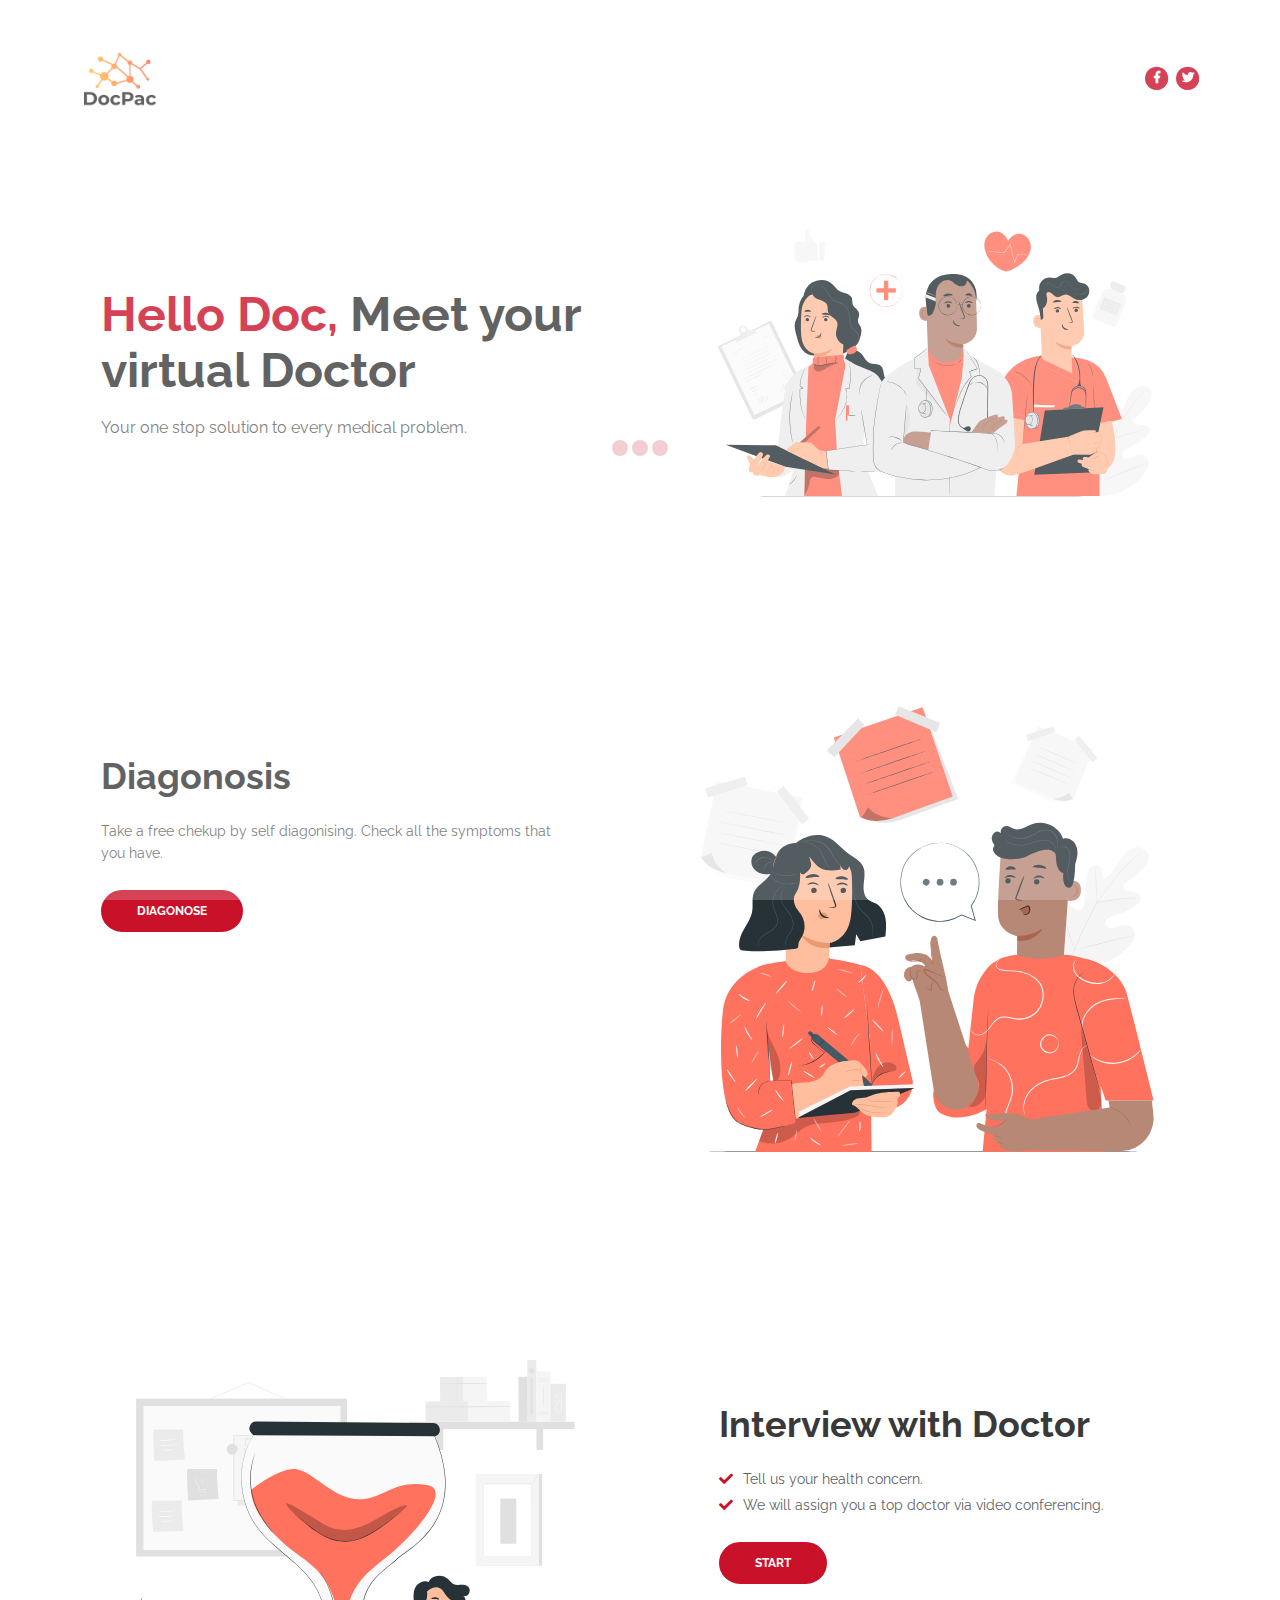
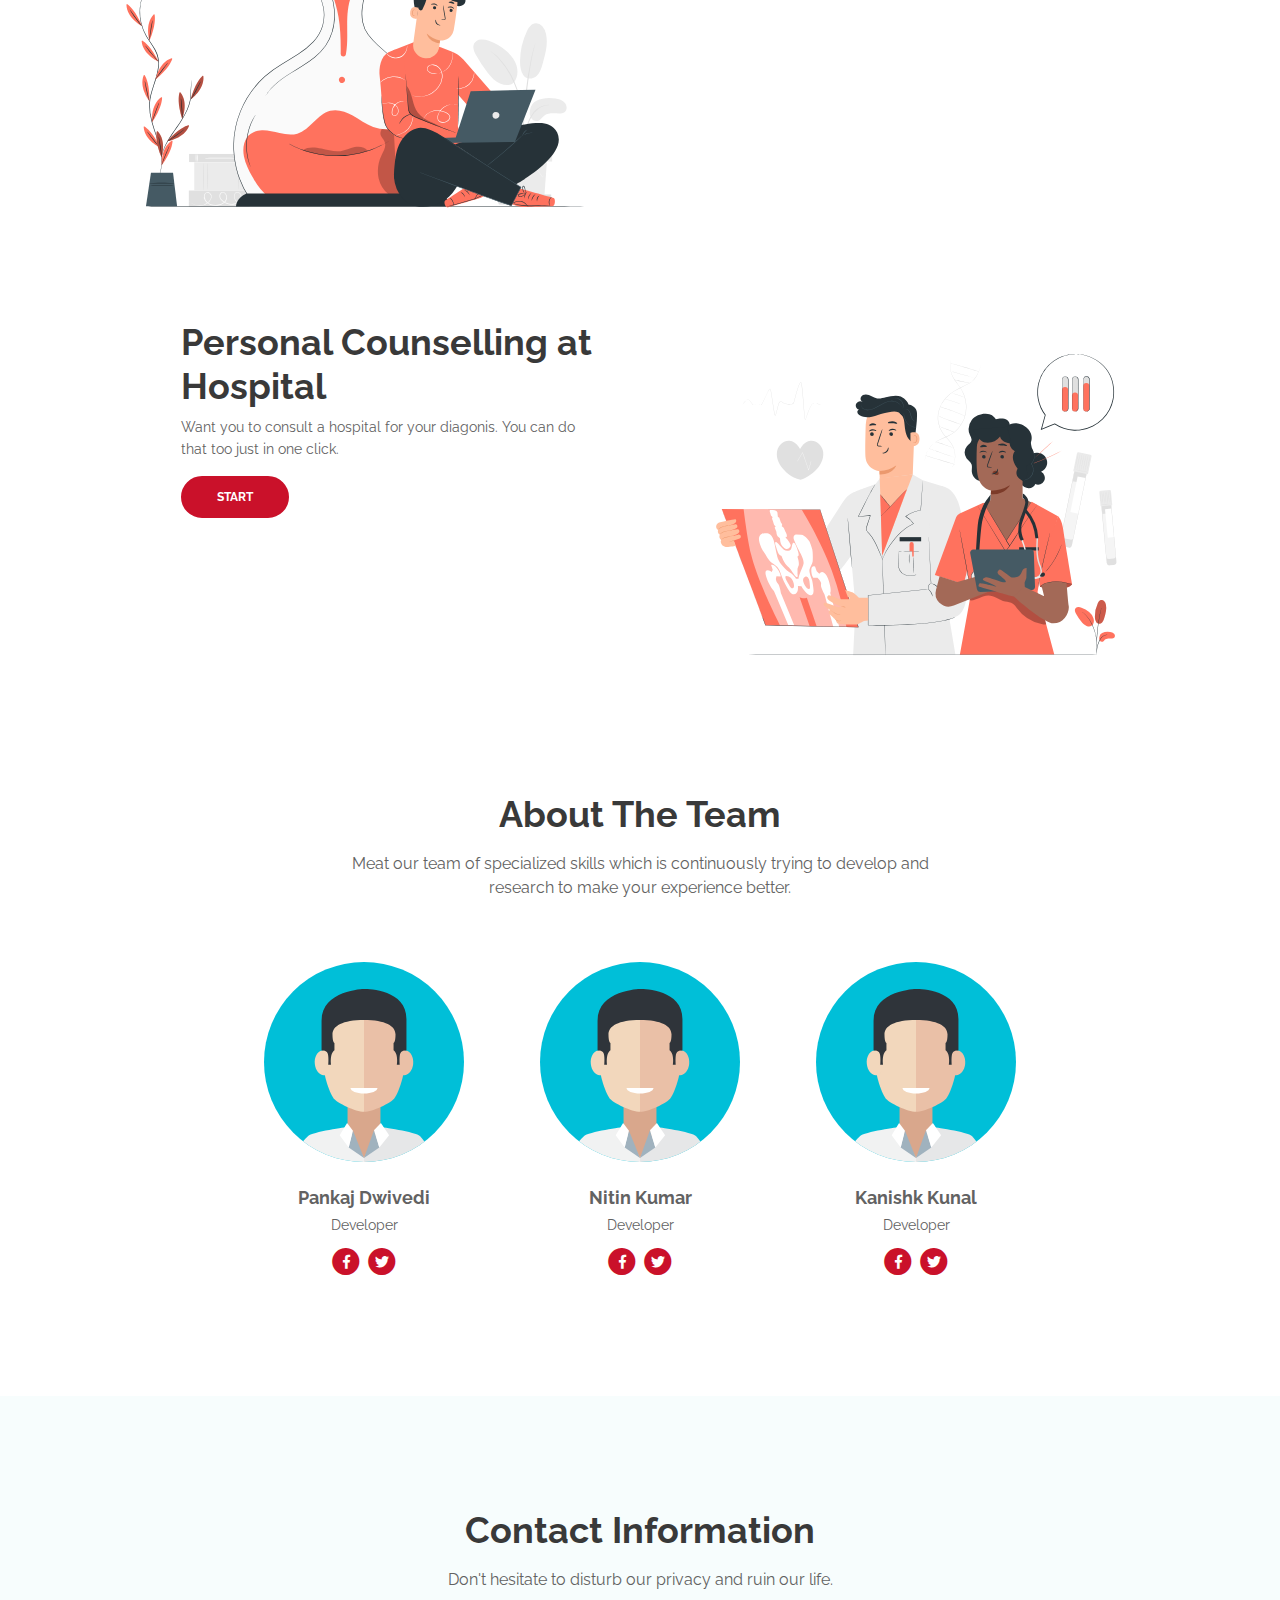
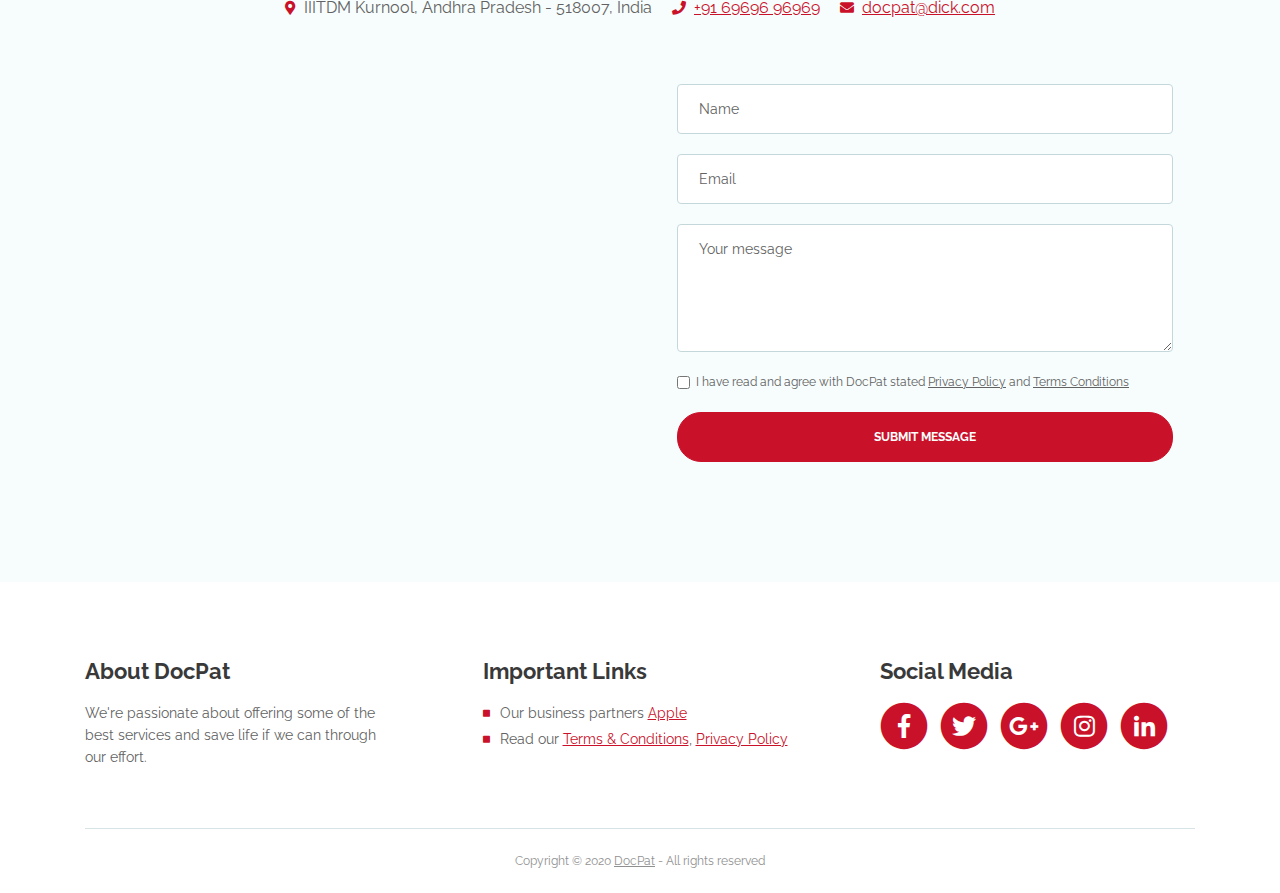
<file: index.html>
<!DOCTYPE html>
<html lang="en">
  <head>
    <meta charset="utf-8" />
    <meta
      name="viewport"
      content="width=device-width, initial-scale=1, shrink-to-fit=no"
    />

    <title>DocPac - Virtual Doctor</title>

    <link
      href="https://fonts.googleapis.com/css?family=Raleway:400,400i,600,700,700i&amp;subset=latin-ext"
      rel="stylesheet"
    />
    <link href="css/bootstrap.css" rel="stylesheet" />
    <link href="css/fontawesome-all.css" rel="stylesheet" />
    <link href="css/swiper.css" rel="stylesheet" />
    <link href="css/magnific-popup.css" rel="stylesheet" />
    <link href="css/styles.css" rel="stylesheet" />

    <link rel="icon" href="images/DocPaclogo.png" />
  </head>
  <body data-spy="scroll" data-target=".fixed-top">
    <div class="spinner-wrapper">
      <div class="spinner">
        <div class="bounce1"></div>
        <div class="bounce2"></div>
        <div class="bounce3"></div>
      </div>
    </div>

    <nav class="navbar navbar-expand-lg navbar-dark navbar-custom fixed-top">
      <a class="navbar-brand logo-image" href="index.html"
        ><img src="images/DocPaclogo.png" alt="alternative"
      /></a>
      <button
        class="navbar-toggler"
        type="button"
        data-toggle="collapse"
        data-target="#navbarsExampleDefault"
        aria-controls="navbarsExampleDefault"
        aria-expanded="false"
        aria-label="Toggle navigation"
      >
        <span class="navbar-toggler-awesome fas fa-bars"></span>
        <span class="navbar-toggler-awesome fas fa-times"></span>
      </button>

      <div class="collapse navbar-collapse" id="navbarsExampleDefault">
        <ul class="navbar-nav ml-auto">
          <li class="nav-item">
            <a class="nav-link page-scroll" href="#header"
              >Home <span class="sr-only">(current)</span></a
            >
          </li>
          <li class="nav-item">
            <a class="nav-link page-scroll" href="#dia">Diagonosis</a>
          </li>
          <li class="nav-item">
            <a class="nav-link page-scroll" href="#int">Interview</a>
          </li>
          <li class="nav-item">
            <a class="nav-link page-scroll" href="#request">Hospital</a>
          </li>
          <li class="nav-item dropdown">
            <a
              class="nav-link dropdown-toggle page-scroll"
              href="#about"
              id="navbarDropdown"
              role="button"
              aria-haspopup="true"
              aria-expanded="false"
              >About</a
            >
            <div class="dropdown-menu" aria-labelledby="navbarDropdown">
              <a class="dropdown-item" href="#"
                ><span class="item-text">Terms Conditions</span></a
              >
              <div class="dropdown-items-divide-hr"></div>
              <a class="dropdown-item" href="#"
                ><span class="item-text">Privacy Policy</span></a
              >
            </div>
          </li>

          <li class="nav-item">
            <a class="nav-link page-scroll" href="#contact">Contact</a>
          </li>
        </ul>
        <span class="nav-item social-icons">
          <span class="fa-stack">
            <a href="#your-link">
              <i class="fas fa-circle fa-stack-2x facebook"></i>
              <i class="fab fa-facebook-f fa-stack-1x"></i>
            </a>
          </span>
          <span class="fa-stack">
            <a href="#your-link">
              <i class="fas fa-circle fa-stack-2x twitter"></i>
              <i class="fab fa-twitter fa-stack-1x"></i>
            </a>
          </span>
        </span>
      </div>
    </nav>
    <header id="header" class="header">
      <div class="header-content">
        <div class="container">
          <div class="row">
            <div class="col-lg-6">
              <div class="text-container">
                <h1>
                  <span class="turquoise">Hello Doc,</span> Meet your virtual
                  Doctor
                </h1>
                <p class="p-large">
                  Your one stop solution to every medical problem.
                </p>
              </div>
            </div>

            <div class="col-lg-6">
              <div class="image-container">
                <img
                  class="img-fluid"
                  src="images/Doctors-pana.svg"
                  alt="alternative"
                />
              </div>
            </div>
          </div>
        </div>
      </div>
    </header>
    <div class="basic-1" id="dia">
      <div class="container">
        <div class="row">
          <div class="col-lg-6">
            <div class="text-container">
              <h2>Diagonosis</h2>
              <p>
                Take a free chekup by self diagonising. Check all the symptoms
                that you have.
              </p>
              <a class="btn-solid-reg popup-with-move-anim" href="#"
                >DIAGONOSE</a
              >
            </div>
          </div>
          <div class="col-lg-6">
            <div class="image-container">
              <img
                class="img-fluid"
                src="images/Taking notes-pana.svg"
                alt="alternative"
              />
            </div>
          </div>
        </div>
      </div>
    </div>
    <div class="basic-2" id="int">
      <div class="container">
        <div class="row">
          <div class="col-lg-6">
            <div class="image-container">
              <img
                class="img-fluid"
                src="images/Work time-pana.svg"
                alt="alternative"
              />
            </div>
          </div>
          <div class="col-lg-6">
            <div class="text-container">
              <h2>Interview with Doctor</h2>
              <ul class="list-unstyled li-space-lg">
                <li class="media">
                  <i class="fas fa-check"></i>
                  <div class="media-body">Tell us your health concern.</div>
                </li>
                <li class="media">
                  <i class="fas fa-check"></i>
                  <div class="media-body">
                    We will assign you a top doctor via video conferencing.
                  </div>
                </li>
              </ul>
              <a
                class="btn-solid-reg popup-with-move-anim"
                href="#details-lightbox-2"
                >START</a
              >
            </div>
          </div>
        </div>
      </div>
    </div>
    <div id="request" class="form-1">
      <div class="container">
        <div class="row">
          <div class="col-lg-6">
            <div class="text-container">
              <h2>Personal Counselling at Hospital</h2>
              <p>
                Want you to consult a hospital for your diagonis. You can do
                that too just in one click.
              </p>
              <a
                class="btn-solid-reg popup-with-move-anim"
                href="appointment.html"
                >START</a
              >
            </div>
          </div>
          <div class="col-lg-6">
            <div class="image-container">
              <img
                class="img-fluid"
                src="images/Medicine-pana.svg"
                alt="alternative"
              />
            </div>
          </div>
        </div>
      </div>
    </div>
    <div id="about" class="basic-4">
      <div class="container">
        <div class="row">
          <div class="col-lg-12">
            <h2>About The Team</h2>
            <p class="p-heading p-large">
              Meat our team of specialized skills which is continuously trying
              to develop and research to make your experience better.
            </p>
          </div>
        </div>
        <div class="row">
          <div class="col-lg-12">
            <div class="team-member">
              <div class="image-wrapper">
                <img
                  class="img-fluid"
                  src="images/team-member-2.svg"
                  alt="alternative"
                />
              </div>
              <p class="p-large"><strong>Pankaj Dwivedi</strong></p>
              <p class="job-title">Developer</p>
              <span class="social-icons">
                <span class="fa-stack">
                  <a href="#your-link">
                    <i class="fas fa-circle fa-stack-2x facebook"></i>
                    <i class="fab fa-facebook-f fa-stack-1x"></i>
                  </a>
                </span>
                <span class="fa-stack">
                  <a href="#your-link">
                    <i class="fas fa-circle fa-stack-2x twitter"></i>
                    <i class="fab fa-twitter fa-stack-1x"></i>
                  </a>
                </span>
              </span>
            </div>
            <div class="team-member">
              <div class="image-wrapper">
                <img
                  class="img-fluid"
                  src="images/team-member-2.svg"
                  alt="alternative"
                />
              </div>
              <p class="p-large"><strong>Nitin Kumar</strong></p>
              <p class="job-title">Developer</p>
              <span class="social-icons">
                <span class="fa-stack">
                  <a href="#your-link">
                    <i class="fas fa-circle fa-stack-2x facebook"></i>
                    <i class="fab fa-facebook-f fa-stack-1x"></i>
                  </a>
                </span>
                <span class="fa-stack">
                  <a href="#your-link">
                    <i class="fas fa-circle fa-stack-2x twitter"></i>
                    <i class="fab fa-twitter fa-stack-1x"></i>
                  </a>
                </span>
              </span>
            </div>
            <div class="team-member">
              <div class="image-wrapper">
                <img
                  class="img-fluid"
                  src="images/team-member-2.svg"
                  alt="alternative"
                />
              </div>
              <p class="p-large"><strong>Kanishk Kunal</strong></p>
              <p class="job-title">Developer</p>
              <span class="social-icons">
                <span class="fa-stack">
                  <a href="#your-link">
                    <i class="fas fa-circle fa-stack-2x facebook"></i>
                    <i class="fab fa-facebook-f fa-stack-1x"></i>
                  </a>
                </span>
                <span class="fa-stack">
                  <a href="#your-link">
                    <i class="fas fa-circle fa-stack-2x twitter"></i>
                    <i class="fab fa-twitter fa-stack-1x"></i>
                  </a>
                </span>
              </span>
            </div>
          </div>
        </div>
      </div>
    </div>
    <div id="contact" class="form-2">
      <div class="container">
        <div class="row">
          <div class="col-lg-12">
            <h2>Contact Information</h2>
            <ul class="list-unstyled li-space-lg">
              <li class="address">
                Don't hesitate to disturb our privacy and ruin our life.
              </li>
              <li>
                <i class="fas fa-map-marker-alt"></i>IIITDM Kurnool, Andhra
                Pradesh - 518007, India
              </li>
              <li>
                <i class="fas fa-phone"></i
                ><a class="turquoise" href="tel:003024630820"
                  >+91 69696 96969</a
                >
              </li>
              <li>
                <i class="fas fa-envelope"></i
                ><a class="turquoise" href="mailto:office@evolo.com"
                  >docpat@dick.com</a
                >
              </li>
            </ul>
          </div>
        </div>
        <div class="row">
          <div class="col-lg-6">
            <div class="map-responsive">
              <div class="mapouter">
                <div class="gmap_canvas">
                  <iframe
                    width="600"
                    height="500"
                    id="gmap_canvas"
                    src="https://maps.google.com/maps?q=iitdm%20kurnool&t=k&z=13&ie=UTF8&iwloc=&output=embed"
                    frameborder="0"
                    scrolling="no"
                    marginheight="0"
                    marginwidth="0"
                  ></iframe
                  ><a href="https://www.whatismyip-address.com"
                    >what is my ip</a
                  >
                </div>
                <style>
                  .mapouter {
                    position: relative;
                    text-align: right;
                    height: 500px;
                    width: 600px;
                  }
                  .gmap_canvas {
                    overflow: hidden;
                    background: none !important;
                    height: 500px;
                    width: 600px;
                  }
                </style>
              </div>
            </div>
          </div>
          <div class="col-lg-6">
            <form id="contactForm" data-toggle="validator" data-focus="false">
              <div class="form-group">
                <input
                  type="text"
                  class="form-control-input"
                  id="cname"
                  required
                />
                <label class="label-control" for="cname">Name</label>
                <div class="help-block with-errors"></div>
              </div>
              <div class="form-group">
                <input
                  type="email"
                  class="form-control-input"
                  id="cemail"
                  required
                />
                <label class="label-control" for="cemail">Email</label>
                <div class="help-block with-errors"></div>
              </div>
              <div class="form-group">
                <textarea
                  class="form-control-textarea"
                  id="cmessage"
                  required
                ></textarea>
                <label class="label-control" for="cmessage">Your message</label>
                <div class="help-block with-errors"></div>
              </div>
              <div class="form-group checkbox">
                <input
                  type="checkbox"
                  id="cterms"
                  value="Agreed-to-Terms"
                  required
                />I have read and agree with DocPat stated
                <a href="#">Privacy Policy</a> and
                <a href="#">Terms Conditions</a>
                <div class="help-block with-errors"></div>
              </div>
              <div class="form-group">
                <button type="submit" class="form-control-submit-button">
                  SUBMIT MESSAGE
                </button>
              </div>
              <div class="form-message">
                <div id="cmsgSubmit" class="h3 text-center hidden"></div>
              </div>
            </form>
          </div>
        </div>
      </div>
    </div>
    <div class="footer">
      <div class="container">
        <div class="row">
          <div class="col-md-4">
            <div class="footer-col">
              <h4>About DocPat</h4>
              <p>
                We're passionate about offering some of the best services and
                save life if we can through our effort.
              </p>
            </div>
          </div>
          <div class="col-md-4">
            <div class="footer-col middle">
              <h4>Important Links</h4>
              <ul class="list-unstyled li-space-lg">
                <li class="media">
                  <i class="fas fa-square"></i>
                  <div class="media-body">
                    Our business partners
                    <a class="turquoise" href="#your-link">Apple</a>
                  </div>
                </li>
                <li class="media">
                  <i class="fas fa-square"></i>
                  <div class="media-body">
                    Read our
                    <a class="turquoise" href="#">Terms & Conditions</a>,
                    <a class="turquoise" href="#">Privacy Policy</a>
                  </div>
                </li>
              </ul>
            </div>
          </div>
          <div class="col-md-4">
            <div class="footer-col last">
              <h4>Social Media</h4>
              <span class="fa-stack">
                <a href="#your-link">
                  <i class="fas fa-circle fa-stack-2x"></i>
                  <i class="fab fa-facebook-f fa-stack-1x"></i>
                </a>
              </span>
              <span class="fa-stack">
                <a href="#your-link">
                  <i class="fas fa-circle fa-stack-2x"></i>
                  <i class="fab fa-twitter fa-stack-1x"></i>
                </a>
              </span>
              <span class="fa-stack">
                <a href="#your-link">
                  <i class="fas fa-circle fa-stack-2x"></i>
                  <i class="fab fa-google-plus-g fa-stack-1x"></i>
                </a>
              </span>
              <span class="fa-stack">
                <a href="#your-link">
                  <i class="fas fa-circle fa-stack-2x"></i>
                  <i class="fab fa-instagram fa-stack-1x"></i>
                </a>
              </span>
              <span class="fa-stack">
                <a href="#your-link">
                  <i class="fas fa-circle fa-stack-2x"></i>
                  <i class="fab fa-linkedin-in fa-stack-1x"></i>
                </a>
              </span>
            </div>
          </div>
        </div>
      </div>
    </div>
    <div class="copyright">
      <div class="container">
        <div class="row">
          <div class="col-lg-12">
            <p class="p-small">
              Copyright © 2020 <a href="https://slavnation.com">DocPat</a> - All
              rights reserved
            </p>
          </div>
        </div>
      </div>
    </div>
    <!-- Scripts -->
    <script src="js/jquery.min.js"></script>
    <script src="js/popper.min.js"></script>
    <script src="js/bootstrap.min.js"></script>
    <script src="js/jquery.easing.min.js"></script>
    <script src="js/swiper.min.js"></script>
    <script src="js/jquery.magnific-popup.js"></script>
    <script src="js/validator.min.js"></script>
    <script src="js/scripts.js"></script>
  </body>
</html>
</file>
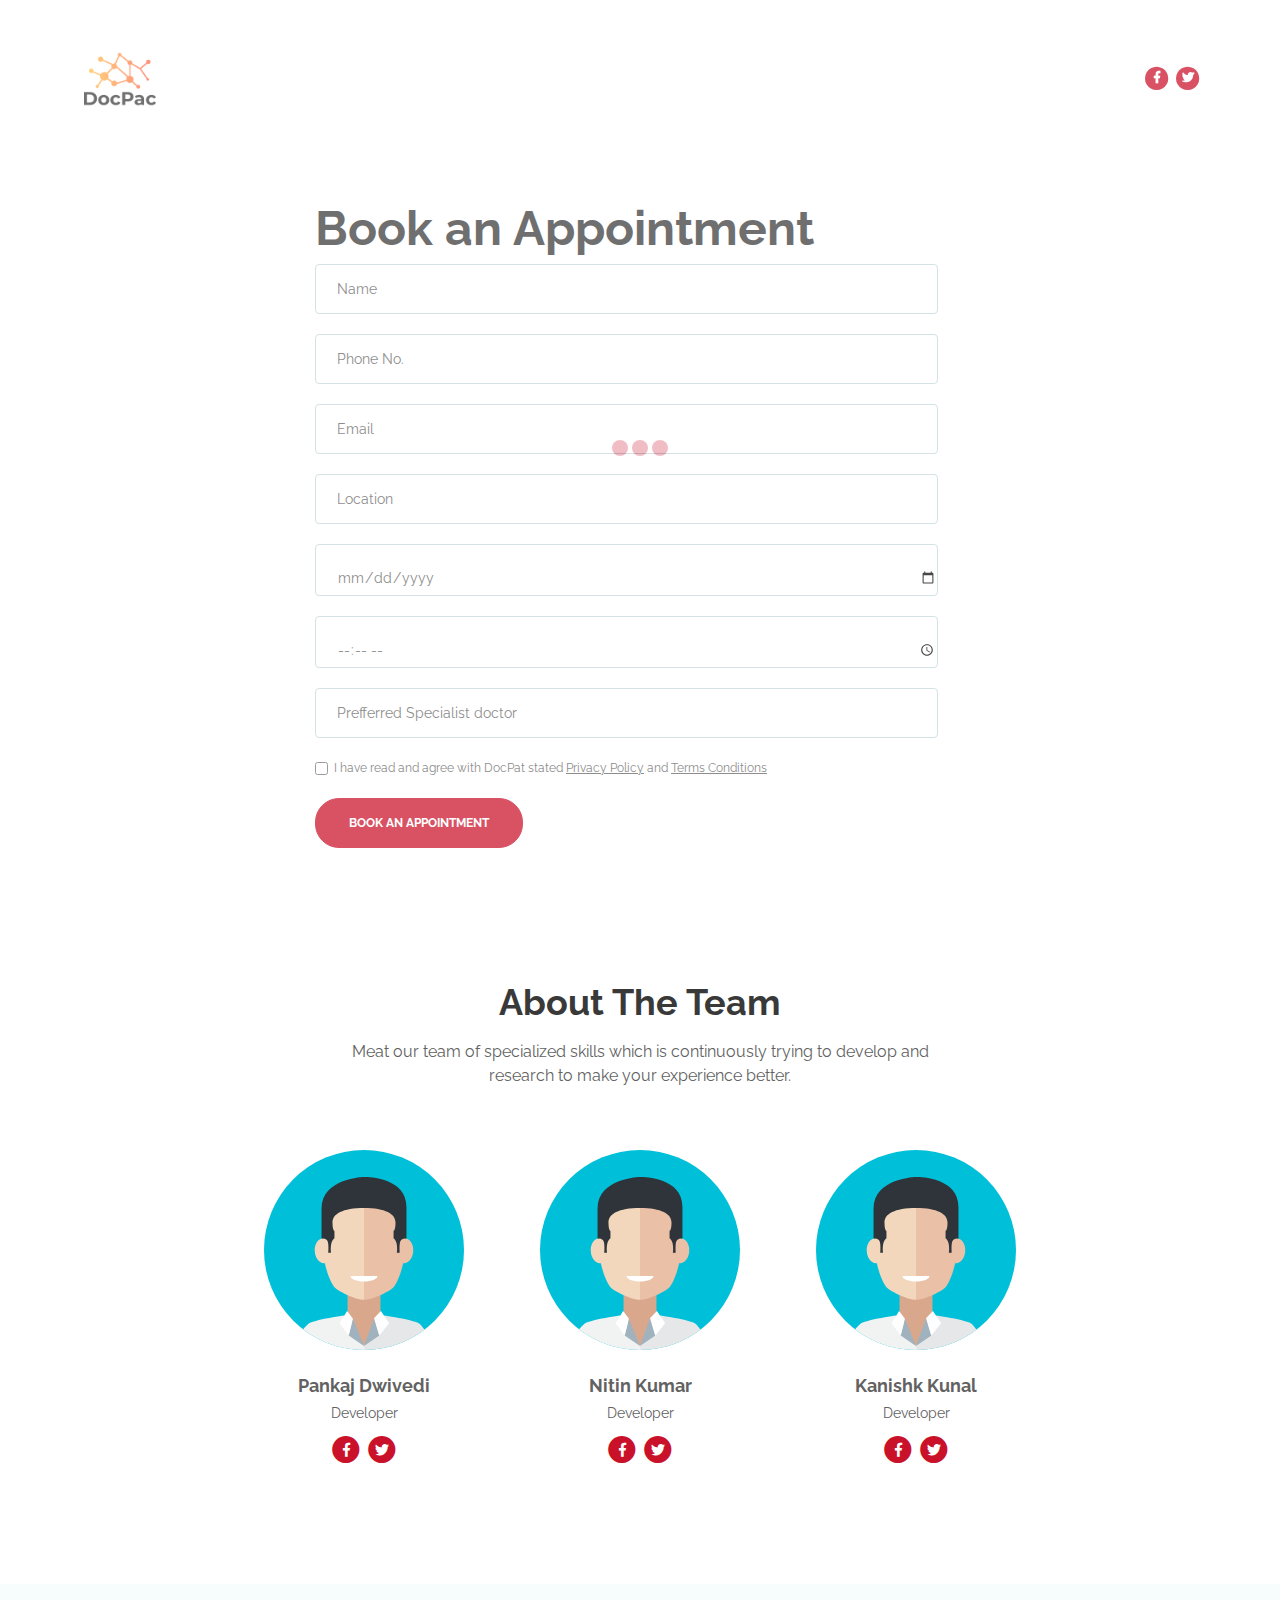
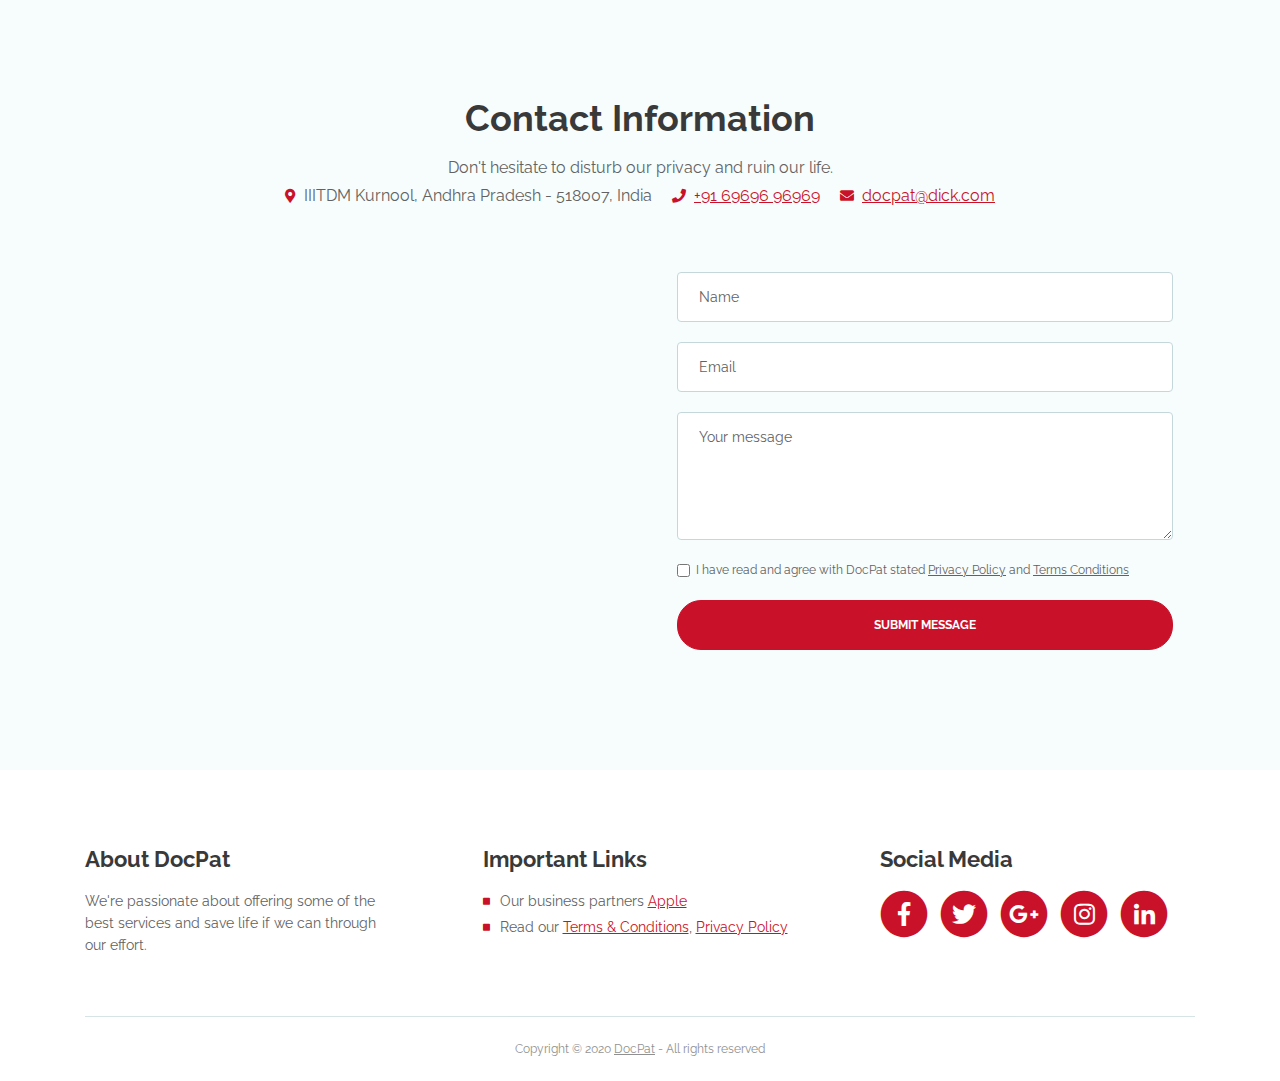
<file: appointment.html>
<!DOCTYPE html>
<html lang="en">
  <head>
    <meta charset="utf-8" />
    <meta
      name="viewport"
      content="width=device-width, initial-scale=1, shrink-to-fit=no"
    />

    <title>DocPac - Virtual Doctor</title>

    <link
      href="https://fonts.googleapis.com/css?family=Raleway:400,400i,600,700,700i&amp;subset=latin-ext"
      rel="stylesheet"
    />
    <link href="css/bootstrap.css" rel="stylesheet" />
    <link href="css/fontawesome-all.css" rel="stylesheet" />
    <link href="css/swiper.css" rel="stylesheet" />
    <link href="css/magnific-popup.css" rel="stylesheet" />
    <link href="css/styles.css" rel="stylesheet" />

    <link rel="icon" href="images/DocPaclogo.png" />
  </head>
  <body data-spy="scroll" data-target=".fixed-top">
    <div class="spinner-wrapper">
      <div class="spinner">
        <div class="bounce1"></div>
        <div class="bounce2"></div>
        <div class="bounce3"></div>
      </div>
    </div>

    <nav class="navbar navbar-expand-lg navbar-dark navbar-custom fixed-top">
      <a class="navbar-brand logo-image" href="index.html"
        ><img src="images/DocPaclogo.png" alt="alternative"
      /></a>
      <button
        class="navbar-toggler"
        type="button"
        data-toggle="collapse"
        data-target="#navbarsExampleDefault"
        aria-controls="navbarsExampleDefault"
        aria-expanded="false"
        aria-label="Toggle navigation"
      >
        <span class="navbar-toggler-awesome fas fa-bars"></span>
        <span class="navbar-toggler-awesome fas fa-times"></span>
      </button>

      <div class="collapse navbar-collapse" id="navbarsExampleDefault">
        <ul class="navbar-nav ml-auto">
          <li class="nav-item">
            <a class="nav-link page-scroll" href="#header"
              >Home <span class="sr-only">(current)</span></a
            >
          </li>
          <li class="nav-item">
            <a class="nav-link page-scroll" href="#dia">Diagonosis</a>
          </li>
          <li class="nav-item">
            <a class="nav-link page-scroll" href="#int">Interview</a>
          </li>
          <li class="nav-item">
            <a class="nav-link page-scroll" href="#request">Hospital</a>
          </li>
          <li class="nav-item dropdown">
            <a
              class="nav-link dropdown-toggle page-scroll"
              href="#about"
              id="navbarDropdown"
              role="button"
              aria-haspopup="true"
              aria-expanded="false"
              >About</a
            >
            <div class="dropdown-menu" aria-labelledby="navbarDropdown">
              <a class="dropdown-item" href="#"
                ><span class="item-text">Terms Conditions</span></a
              >
              <div class="dropdown-items-divide-hr"></div>
              <a class="dropdown-item" href="#"
                ><span class="item-text">Privacy Policy</span></a
              >
            </div>
          </li>

          <li class="nav-item">
            <a class="nav-link page-scroll" href="#contact">Contact</a>
          </li>
        </ul>
        <span class="nav-item social-icons">
          <span class="fa-stack">
            <a href="#your-link">
              <i class="fas fa-circle fa-stack-2x facebook"></i>
              <i class="fab fa-facebook-f fa-stack-1x"></i>
            </a>
          </span>
          <span class="fa-stack">
            <a href="#your-link">
              <i class="fas fa-circle fa-stack-2x twitter"></i>
              <i class="fab fa-twitter fa-stack-1x"></i>
            </a>
          </span>
        </span>
      </div>
    </nav>
   <div class="appointment"> 
       <div class="col-lg-8">
           <h1>Book an Appointment </h1>
            <form id="contactForm" data-toggle="validator" data-focus="false">
              <div class="form-group">
                <input
                  type="text"
                  class="form-control-input"
                  id="cname"
                  required
                />
                <label class="label-control" for="cname">Name</label>
                <div class="help-block with-errors"></div>
              </div>
                <div class="form-group">
                <input
                  type="text"
                  class="form-control-input"
                  id="cname"
                  required
                />
                <label class="label-control" for="cname">Phone No.</label>
                <div class="help-block with-errors"></div>
              </div>
              <div class="form-group">
                <input
                  type="email"
                  class="form-control-input"
                  id="cemail"
                  required
                />
                <label class="label-control" for="cemail">Email</label>
                <div class="help-block with-errors"></div>
              </div>
                <div class="form-group">
                <input
                  type="text"
                  class="form-control-input"
                  id="cname"
                  
                />
                <label class="label-control" for="clocation">Location</label>
                <div class="help-block with-errors"></div>
              </div>
                
                <div class="form-group">
                <input
                  type="date"
                  class="form-control-input"
                  id="cname"
                  required
                />
                <label class="label-control" for="date-input"></label>
                <div class="help-block with-errors"></div>
              </div>
                <div class="form-group">
                <input
                  type="time"
                  class="form-control-input"
                  id="date"
                  required
                />
                <label class="label-control" for="cname"></label>
                <div class="help-block with-errors"></div>
              </div>
                <div class="form-group">
                <input
                  type="text"
                  class="form-control-input"
                  id="cname"
                  
                />
                <label class="label-control" for="cname">Prefferred Specialist doctor</label>
                <div class="help-block with-errors"></div>
              </div>
                   
             
              <div class="form-group checkbox">
                <input
                  type="checkbox"
                  id="cterms"
                  value="Agreed-to-Terms"
                  required
                />I have read and agree with DocPat stated
                <a href="#">Privacy Policy</a> and
                <a href="#">Terms Conditions</a>
                <div class="help-block with-errors"></div>
              </div>
              
               <div class="form-group ">
                <button type="submit" onclick="document.location='submitted_appointment.html'"  class="form-control-submit-button col-lg-4">
                  BOOK AN APPOINTMENT
                </button>
              </div>
              <div class="form-message">
                <div id="cmsgSubmit" class="h3 text-center hidden"></div>
              </div>
            </form>
          </div></div>
    
   
   
   
    <div id="about" class="basic-4">
      <div class="container">
        <div class="row">
          <div class="col-lg-12">
            <h2>About The Team</h2>
            <p class="p-heading p-large">
              Meat our team of specialized skills which is continuously trying
              to develop and research to make your experience better.
            </p>
          </div>
        </div>
        <div class="row">
          <div class="col-lg-12">
            <div class="team-member">
              <div class="image-wrapper">
                <img
                  class="img-fluid"
                  src="images/team-member-2.svg"
                  alt="alternative"
                />
              </div>
              <p class="p-large"><strong>Pankaj Dwivedi</strong></p>
              <p class="job-title">Developer</p>
              <span class="social-icons">
                <span class="fa-stack">
                  <a href="#your-link">
                    <i class="fas fa-circle fa-stack-2x facebook"></i>
                    <i class="fab fa-facebook-f fa-stack-1x"></i>
                  </a>
                </span>
                <span class="fa-stack">
                  <a href="#your-link">
                    <i class="fas fa-circle fa-stack-2x twitter"></i>
                    <i class="fab fa-twitter fa-stack-1x"></i>
                  </a>
                </span>
              </span>
            </div>
            <div class="team-member">
              <div class="image-wrapper">
                <img
                  class="img-fluid"
                  src="images/team-member-2.svg"
                  alt="alternative"
                />
              </div>
              <p class="p-large"><strong>Nitin Kumar</strong></p>
              <p class="job-title">Developer</p>
              <span class="social-icons">
                <span class="fa-stack">
                  <a href="#your-link">
                    <i class="fas fa-circle fa-stack-2x facebook"></i>
                    <i class="fab fa-facebook-f fa-stack-1x"></i>
                  </a>
                </span>
                <span class="fa-stack">
                  <a href="#your-link">
                    <i class="fas fa-circle fa-stack-2x twitter"></i>
                    <i class="fab fa-twitter fa-stack-1x"></i>
                  </a>
                </span>
              </span>
            </div>
            <div class="team-member">
              <div class="image-wrapper">
                <img
                  class="img-fluid"
                  src="images/team-member-2.svg"
                  alt="alternative"
                />
              </div>
              <p class="p-large"><strong>Kanishk Kunal</strong></p>
              <p class="job-title">Developer</p>
              <span class="social-icons">
                <span class="fa-stack">
                  <a href="#your-link">
                    <i class="fas fa-circle fa-stack-2x facebook"></i>
                    <i class="fab fa-facebook-f fa-stack-1x"></i>
                  </a>
                </span>
                <span class="fa-stack">
                  <a href="#your-link">
                    <i class="fas fa-circle fa-stack-2x twitter"></i>
                    <i class="fab fa-twitter fa-stack-1x"></i>
                  </a>
                </span>
              </span>
            </div>
          </div>
        </div>
      </div>
    </div>
    <div id="contact" class="form-2">
      <div class="container">
        <div class="row">
          <div class="col-lg-12">
            <h2>Contact Information</h2>
            <ul class="list-unstyled li-space-lg">
              <li class="address">
                Don't hesitate to disturb our privacy and ruin our life.
              </li>
              <li>
                <i class="fas fa-map-marker-alt"></i>IIITDM Kurnool, Andhra
                Pradesh - 518007, India
              </li>
              <li>
                <i class="fas fa-phone"></i
                ><a class="turquoise" href="tel:003024630820"
                  >+91 69696 96969</a
                >
              </li>
              <li>
                <i class="fas fa-envelope"></i
                ><a class="turquoise" href="mailto:office@evolo.com"
                  >docpat@dick.com</a
                >
              </li>
            </ul>
          </div>
        </div>
        <div class="row">
          <div class="col-lg-6">
            <div class="map-responsive">
              <div class="mapouter">
                <div class="gmap_canvas">
                  <iframe
                    width="600"
                    height="500"
                    id="gmap_canvas"
                    src="https://maps.google.com/maps?q=iitdm%20kurnool&t=k&z=13&ie=UTF8&iwloc=&output=embed"
                    frameborder="0"
                    scrolling="no"
                    marginheight="0"
                    marginwidth="0"
                  ></iframe
                  ><a href="https://www.whatismyip-address.com"
                    >what is my ip</a
                  >
                </div>
                <style>
                  .mapouter {
                    position: relative;
                    text-align: right;
                    height: 500px;
                    width: 600px;
                  }
                  .gmap_canvas {
                    overflow: hidden;
                    background: none !important;
                    height: 500px;
                    width: 600px;
                  }
                </style>
              </div>
            </div>
          </div>
          <div class="col-lg-6">
            <form id="contactForm" data-toggle="validator" data-focus="false">
              <div class="form-group">
                <input
                  type="text"
                  class="form-control-input"
                  id="cname"
                  required
                />
                <label class="label-control" for="cname">Name</label>
                <div class="help-block with-errors"></div>
              </div>
              <div class="form-group">
                <input
                  type="email"
                  class="form-control-input"
                  id="cemail"
                  required
                />
                <label class="label-control" for="cemail">Email</label>
                <div class="help-block with-errors"></div>
              </div>
              <div class="form-group">
                <textarea
                  class="form-control-textarea"
                  id="cmessage"
                  required
                ></textarea>
                <label class="label-control" for="cmessage">Your message</label>
                <div class="help-block with-errors"></div>
              </div>
              <div class="form-group checkbox">
                <input
                  type="checkbox"
                  id="cterms"
                  value="Agreed-to-Terms"
                  required
                />I have read and agree with DocPat stated
                <a href="#">Privacy Policy</a> and
                <a href="#">Terms Conditions</a>
                <div class="help-block with-errors"></div>
              </div>
              <div class="form-group">
                <button type="submit" class="form-control-submit-button">
                  SUBMIT MESSAGE
                </button>
              </div>
              <div class="form-message">
                <div id="cmsgSubmit" class="h3 text-center hidden"></div>
              </div>
            </form>
          </div>
        </div>
      </div>
    </div>
    <div class="footer">
      <div class="container">
        <div class="row">
          <div class="col-md-4">
            <div class="footer-col">
              <h4>About DocPat</h4>
              <p>
                We're passionate about offering some of the best services and
                save life if we can through our effort.
              </p>
            </div>
          </div>
          <div class="col-md-4">
            <div class="footer-col middle">
              <h4>Important Links</h4>
              <ul class="list-unstyled li-space-lg">
                <li class="media">
                  <i class="fas fa-square"></i>
                  <div class="media-body">
                    Our business partners
                    <a class="turquoise" href="#your-link">Apple</a>
                  </div>
                </li>
                <li class="media">
                  <i class="fas fa-square"></i>
                  <div class="media-body">
                    Read our
                    <a class="turquoise" href="#">Terms & Conditions</a>,
                    <a class="turquoise" href="#">Privacy Policy</a>
                  </div>
                </li>
              </ul>
            </div>
          </div>
          <div class="col-md-4">
            <div class="footer-col last">
              <h4>Social Media</h4>
              <span class="fa-stack">
                <a href="#your-link">
                  <i class="fas fa-circle fa-stack-2x"></i>
                  <i class="fab fa-facebook-f fa-stack-1x"></i>
                </a>
              </span>
              <span class="fa-stack">
                <a href="#your-link">
                  <i class="fas fa-circle fa-stack-2x"></i>
                  <i class="fab fa-twitter fa-stack-1x"></i>
                </a>
              </span>
              <span class="fa-stack">
                <a href="#your-link">
                  <i class="fas fa-circle fa-stack-2x"></i>
                  <i class="fab fa-google-plus-g fa-stack-1x"></i>
                </a>
              </span>
              <span class="fa-stack">
                <a href="#your-link">
                  <i class="fas fa-circle fa-stack-2x"></i>
                  <i class="fab fa-instagram fa-stack-1x"></i>
                </a>
              </span>
              <span class="fa-stack">
                <a href="#your-link">
                  <i class="fas fa-circle fa-stack-2x"></i>
                  <i class="fab fa-linkedin-in fa-stack-1x"></i>
                </a>
              </span>
            </div>
          </div>
        </div>
      </div>
    </div>
    <div class="copyright">
      <div class="container">
        <div class="row">
          <div class="col-lg-12">
            <p class="p-small">
              Copyright © 2020 <a href="https://slavnation.com">DocPat</a> - All
              rights reserved
            </p>
          </div>
        </div>
      </div>
    </div>
    <!-- Scripts -->
    <script src="js/jquery.min.js"></script>
    <script src="js/popper.min.js"></script>
    <script src="js/bootstrap.min.js"></script>
    <script src="js/jquery.easing.min.js"></script>
    <script src="js/swiper.min.js"></script>
    <script src="js/jquery.magnific-popup.js"></script>
    <script src="js/validator.min.js"></script>
    <script src="js/scripts.js"></script>
  </body>
</html>
</file>
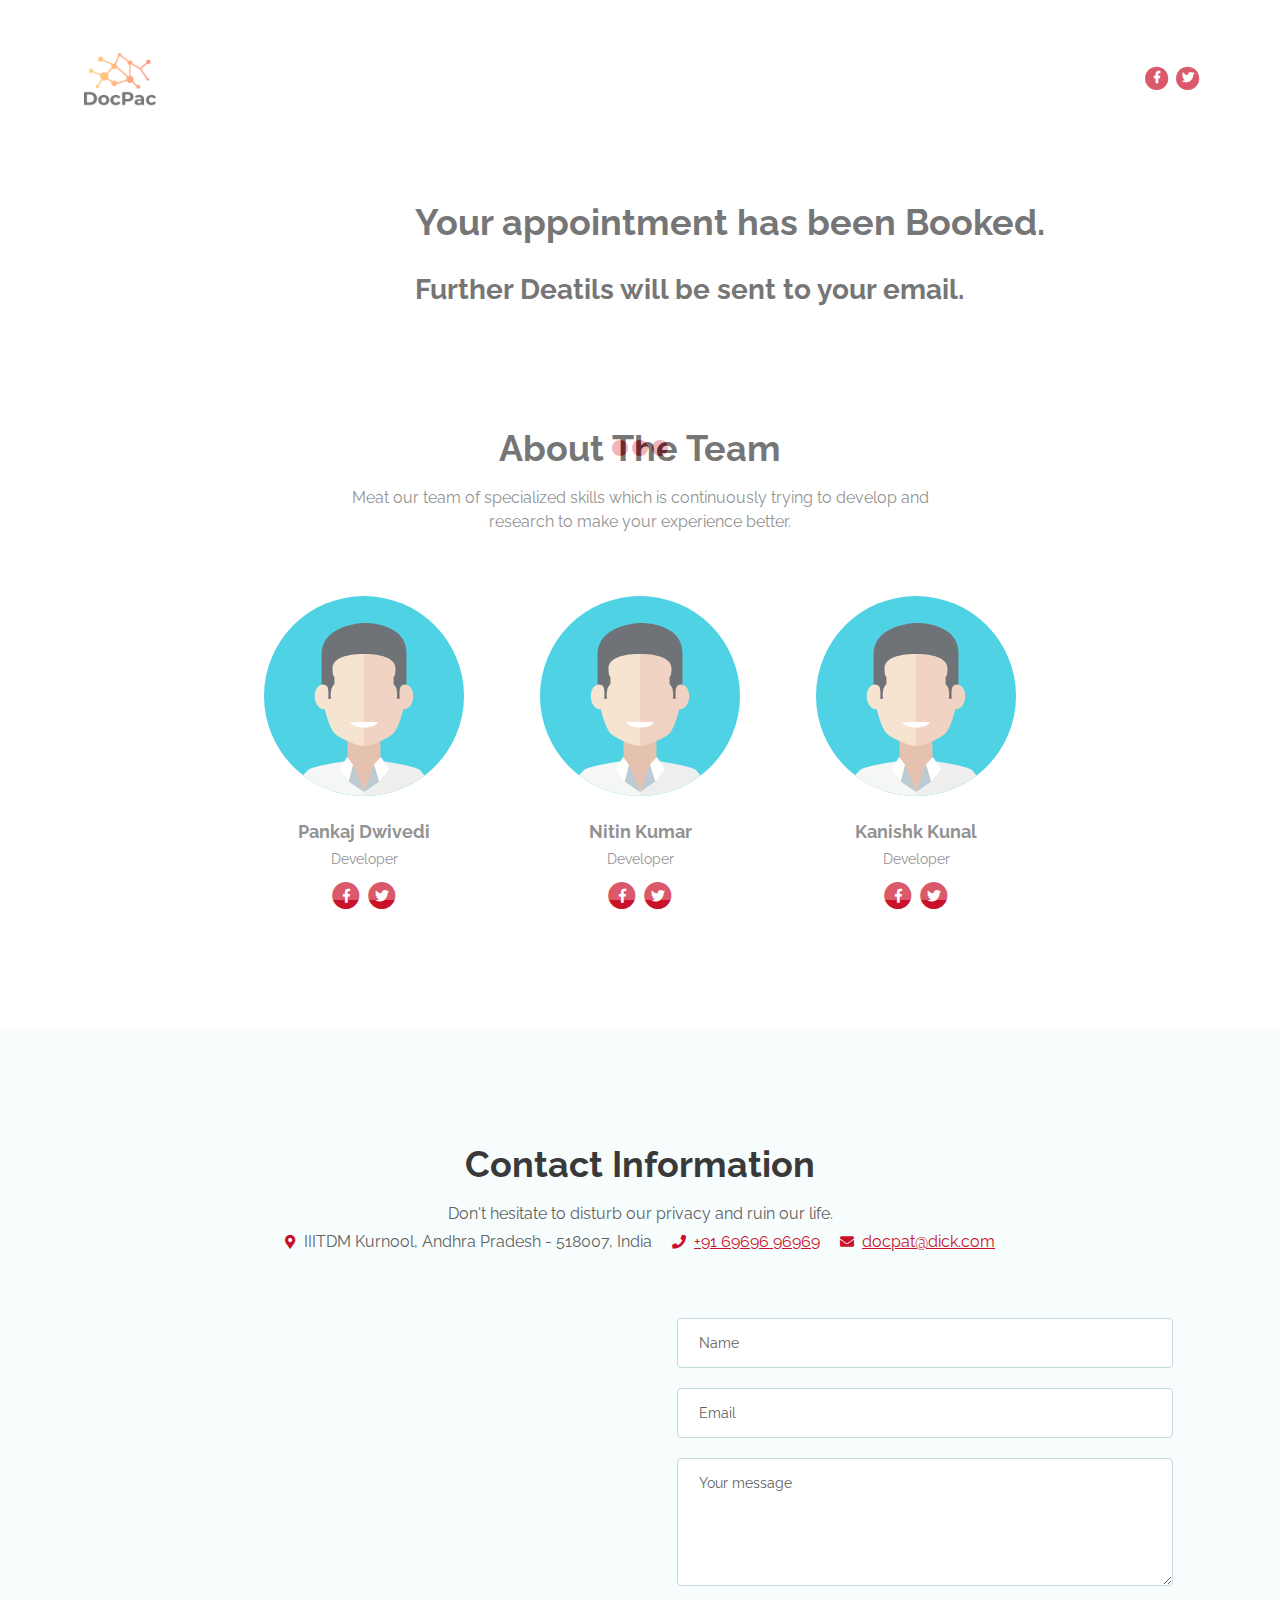
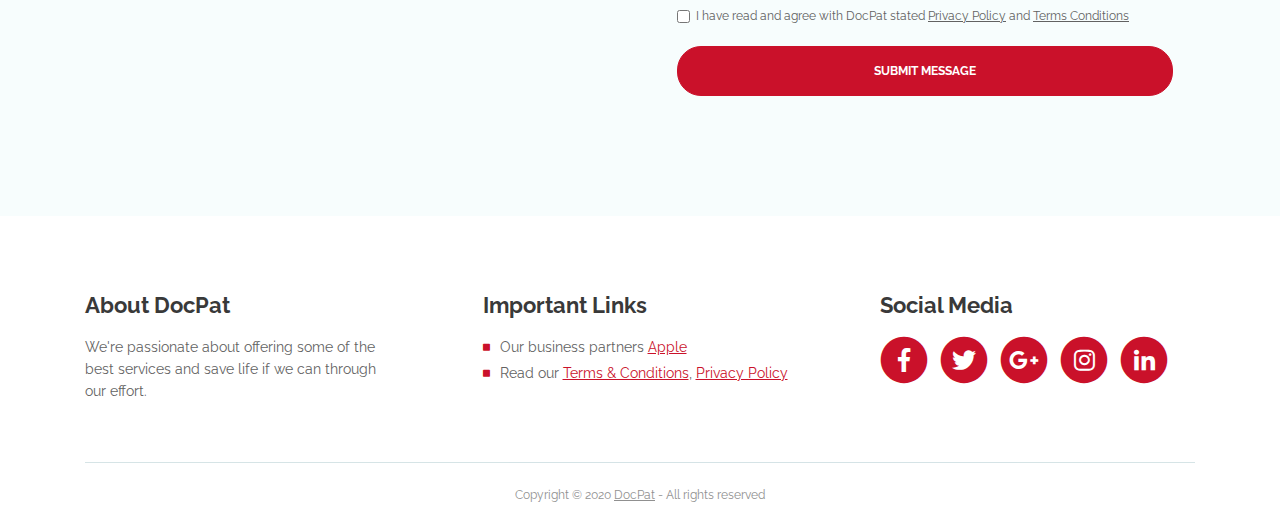
<file: submitted_appointment.html>
<!DOCTYPE html>
<html lang="en">
  <head>
    <meta charset="utf-8" />
    <meta
      name="viewport"
      content="width=device-width, initial-scale=1, shrink-to-fit=no"
    />

    <title>DocPac - Virtual Doctor</title>

    <link
      href="https://fonts.googleapis.com/css?family=Raleway:400,400i,600,700,700i&amp;subset=latin-ext"
      rel="stylesheet"
    />
    <link href="css/bootstrap.css" rel="stylesheet" />
    <link href="css/fontawesome-all.css" rel="stylesheet" />
    <link href="css/swiper.css" rel="stylesheet" />
    <link href="css/magnific-popup.css" rel="stylesheet" />
    <link href="css/styles.css" rel="stylesheet" />

    <link rel="icon" href="images/DocPaclogo.png" />
  </head>
  <body data-spy="scroll" data-target=".fixed-top">
    <div class="spinner-wrapper">
      <div class="spinner">
        <div class="bounce1"></div>
        <div class="bounce2"></div>
        <div class="bounce3"></div>
      </div>
    </div>

    <nav class="navbar navbar-expand-lg navbar-dark navbar-custom fixed-top">
      <a class="navbar-brand logo-image" href="index.html"
        ><img src="images/DocPaclogo.png" alt="alternative"
      /></a>
      <button
        class="navbar-toggler"
        type="button"
        data-toggle="collapse"
        data-target="#navbarsExampleDefault"
        aria-controls="navbarsExampleDefault"
        aria-expanded="false"
        aria-label="Toggle navigation"
      >
        <span class="navbar-toggler-awesome fas fa-bars"></span>
        <span class="navbar-toggler-awesome fas fa-times"></span>
      </button>

      <div class="collapse navbar-collapse" id="navbarsExampleDefault">
        <ul class="navbar-nav ml-auto">
          <li class="nav-item">
            <a class="nav-link page-scroll" href="#header"
              >Home <span class="sr-only">(current)</span></a
            >
          </li>
          <li class="nav-item">
            <a class="nav-link page-scroll" href="#dia">Diagonosis</a>
          </li>
          <li class="nav-item">
            <a class="nav-link page-scroll" href="#int">Interview</a>
          </li>
          <li class="nav-item">
            <a class="nav-link page-scroll" href="#request">Hospital</a>
          </li>
          <li class="nav-item dropdown">
            <a
              class="nav-link dropdown-toggle page-scroll"
              href="#about"
              id="navbarDropdown"
              role="button"
              aria-haspopup="true"
              aria-expanded="false"
              >About</a
            >
            <div class="dropdown-menu" aria-labelledby="navbarDropdown">
              <a class="dropdown-item" href="#"
                ><span class="item-text">Terms Conditions</span></a
              >
              <div class="dropdown-items-divide-hr"></div>
              <a class="dropdown-item" href="#"
                ><span class="item-text">Privacy Policy</span></a
              >
            </div>
          </li>

          <li class="nav-item">
            <a class="nav-link page-scroll" href="#contact">Contact</a>
          </li>
        </ul>
        <span class="nav-item social-icons">
          <span class="fa-stack">
            <a href="#your-link">
              <i class="fas fa-circle fa-stack-2x facebook"></i>
              <i class="fab fa-facebook-f fa-stack-1x"></i>
            </a>
          </span>
          <span class="fa-stack">
            <a href="#your-link">
              <i class="fas fa-circle fa-stack-2x twitter"></i>
              <i class="fab fa-twitter fa-stack-1x"></i>
            </a>
          </span>
        </span>
      </div>
    </nav>
   <div class="booked_appoint col-lg-7"> 
       <h2>Your appointment has been Booked.</h2><br><h3> Further Deatils will be sent to your email.</h3> 
      
      </div>
    
   
   
   
    <div id="about" class="basic-4">
      <div class="container">
        <div class="row">
          <div class="col-lg-12">
            <h2>About The Team</h2>
            <p class="p-heading p-large">
              Meat our team of specialized skills which is continuously trying
              to develop and research to make your experience better.
            </p>
          </div>
        </div>
        <div class="row">
          <div class="col-lg-12">
            <div class="team-member">
              <div class="image-wrapper">
                <img
                  class="img-fluid"
                  src="images/team-member-2.svg"
                  alt="alternative"
                />
              </div>
              <p class="p-large"><strong>Pankaj Dwivedi</strong></p>
              <p class="job-title">Developer</p>
              <span class="social-icons">
                <span class="fa-stack">
                  <a href="#your-link">
                    <i class="fas fa-circle fa-stack-2x facebook"></i>
                    <i class="fab fa-facebook-f fa-stack-1x"></i>
                  </a>
                </span>
                <span class="fa-stack">
                  <a href="#your-link">
                    <i class="fas fa-circle fa-stack-2x twitter"></i>
                    <i class="fab fa-twitter fa-stack-1x"></i>
                  </a>
                </span>
              </span>
            </div>
            <div class="team-member">
              <div class="image-wrapper">
                <img
                  class="img-fluid"
                  src="images/team-member-2.svg"
                  alt="alternative"
                />
              </div>
              <p class="p-large"><strong>Nitin Kumar</strong></p>
              <p class="job-title">Developer</p>
              <span class="social-icons">
                <span class="fa-stack">
                  <a href="#your-link">
                    <i class="fas fa-circle fa-stack-2x facebook"></i>
                    <i class="fab fa-facebook-f fa-stack-1x"></i>
                  </a>
                </span>
                <span class="fa-stack">
                  <a href="#your-link">
                    <i class="fas fa-circle fa-stack-2x twitter"></i>
                    <i class="fab fa-twitter fa-stack-1x"></i>
                  </a>
                </span>
              </span>
            </div>
            <div class="team-member">
              <div class="image-wrapper">
                <img
                  class="img-fluid"
                  src="images/team-member-2.svg"
                  alt="alternative"
                />
              </div>
              <p class="p-large"><strong>Kanishk Kunal</strong></p>
              <p class="job-title">Developer</p>
              <span class="social-icons">
                <span class="fa-stack">
                  <a href="#your-link">
                    <i class="fas fa-circle fa-stack-2x facebook"></i>
                    <i class="fab fa-facebook-f fa-stack-1x"></i>
                  </a>
                </span>
                <span class="fa-stack">
                  <a href="#your-link">
                    <i class="fas fa-circle fa-stack-2x twitter"></i>
                    <i class="fab fa-twitter fa-stack-1x"></i>
                  </a>
                </span>
              </span>
            </div>
          </div>
        </div>
      </div>
    </div>
    <div id="contact" class="form-2">
      <div class="container">
        <div class="row">
          <div class="col-lg-12">
            <h2>Contact Information</h2>
            <ul class="list-unstyled li-space-lg">
              <li class="address">
                Don't hesitate to disturb our privacy and ruin our life.
              </li>
              <li>
                <i class="fas fa-map-marker-alt"></i>IIITDM Kurnool, Andhra
                Pradesh - 518007, India
              </li>
              <li>
                <i class="fas fa-phone"></i
                ><a class="turquoise" href="tel:003024630820"
                  >+91 69696 96969</a
                >
              </li>
              <li>
                <i class="fas fa-envelope"></i
                ><a class="turquoise" href="mailto:office@evolo.com"
                  >docpat@dick.com</a
                >
              </li>
            </ul>
          </div>
        </div>
        <div class="row">
          <div class="col-lg-6">
            <div class="map-responsive">
              <div class="mapouter">
                <div class="gmap_canvas">
                  <iframe
                    width="600"
                    height="500"
                    id="gmap_canvas"
                    src="https://maps.google.com/maps?q=iitdm%20kurnool&t=k&z=13&ie=UTF8&iwloc=&output=embed"
                    frameborder="0"
                    scrolling="no"
                    marginheight="0"
                    marginwidth="0"
                  ></iframe
                  ><a href="https://www.whatismyip-address.com"
                    >what is my ip</a
                  >
                </div>
                <style>
                  .mapouter {
                    position: relative;
                    text-align: right;
                    height: 500px;
                    width: 600px;
                  }
                  .gmap_canvas {
                    overflow: hidden;
                    background: none !important;
                    height: 500px;
                    width: 600px;
                  }
                </style>
              </div>
            </div>
          </div>
          <div class="col-lg-6">
            <form id="contactForm" data-toggle="validator" data-focus="false">
              <div class="form-group">
                <input
                  type="text"
                  class="form-control-input"
                  id="cname"
                  required
                />
                <label class="label-control" for="cname">Name</label>
                <div class="help-block with-errors"></div>
              </div>
              <div class="form-group">
                <input
                  type="email"
                  class="form-control-input"
                  id="cemail"
                  required
                />
                <label class="label-control" for="cemail">Email</label>
                <div class="help-block with-errors"></div>
              </div>
              <div class="form-group">
                <textarea
                  class="form-control-textarea"
                  id="cmessage"
                  required
                ></textarea>
                <label class="label-control" for="cmessage">Your message</label>
                <div class="help-block with-errors"></div>
              </div>
              <div class="form-group checkbox">
                <input
                  type="checkbox"
                  id="cterms"
                  value="Agreed-to-Terms"
                  required
                />I have read and agree with DocPat stated
                <a href="#">Privacy Policy</a> and
                <a href="#">Terms Conditions</a>
                <div class="help-block with-errors"></div>
              </div>
              <div class="form-group">
                <button type="submit" class="form-control-submit-button">
                  SUBMIT MESSAGE
                </button>
              </div>
              <div class="form-message">
                <div id="cmsgSubmit" class="h3 text-center hidden"></div>
              </div>
            </form>
          </div>
        </div>
      </div>
    </div>
    <div class="footer">
      <div class="container">
        <div class="row">
          <div class="col-md-4">
            <div class="footer-col">
              <h4>About DocPat</h4>
              <p>
                We're passionate about offering some of the best services and
                save life if we can through our effort.
              </p>
            </div>
          </div>
          <div class="col-md-4">
            <div class="footer-col middle">
              <h4>Important Links</h4>
              <ul class="list-unstyled li-space-lg">
                <li class="media">
                  <i class="fas fa-square"></i>
                  <div class="media-body">
                    Our business partners
                    <a class="turquoise" href="#your-link">Apple</a>
                  </div>
                </li>
                <li class="media">
                  <i class="fas fa-square"></i>
                  <div class="media-body">
                    Read our
                    <a class="turquoise" href="#">Terms & Conditions</a>,
                    <a class="turquoise" href="#">Privacy Policy</a>
                  </div>
                </li>
              </ul>
            </div>
          </div>
          <div class="col-md-4">
            <div class="footer-col last">
              <h4>Social Media</h4>
              <span class="fa-stack">
                <a href="#your-link">
                  <i class="fas fa-circle fa-stack-2x"></i>
                  <i class="fab fa-facebook-f fa-stack-1x"></i>
                </a>
              </span>
              <span class="fa-stack">
                <a href="#your-link">
                  <i class="fas fa-circle fa-stack-2x"></i>
                  <i class="fab fa-twitter fa-stack-1x"></i>
                </a>
              </span>
              <span class="fa-stack">
                <a href="#your-link">
                  <i class="fas fa-circle fa-stack-2x"></i>
                  <i class="fab fa-google-plus-g fa-stack-1x"></i>
                </a>
              </span>
              <span class="fa-stack">
                <a href="#your-link">
                  <i class="fas fa-circle fa-stack-2x"></i>
                  <i class="fab fa-instagram fa-stack-1x"></i>
                </a>
              </span>
              <span class="fa-stack">
                <a href="#your-link">
                  <i class="fas fa-circle fa-stack-2x"></i>
                  <i class="fab fa-linkedin-in fa-stack-1x"></i>
                </a>
              </span>
            </div>
          </div>
        </div>
      </div>
    </div>
    <div class="copyright">
      <div class="container">
        <div class="row">
          <div class="col-lg-12">
            <p class="p-small">
              Copyright © 2020 <a href="https://slavnation.com">DocPat</a> - All
              rights reserved
            </p>
          </div>
        </div>
      </div>
    </div>
    <!-- Scripts -->
    <script src="js/jquery.min.js"></script>
    <script src="js/popper.min.js"></script>
    <script src="js/bootstrap.min.js"></script>
    <script src="js/jquery.easing.min.js"></script>
    <script src="js/swiper.min.js"></script>
    <script src="js/jquery.magnific-popup.js"></script>
    <script src="js/validator.min.js"></script>
    <script src="js/scripts.js"></script>
  </body>
</html>
</file>
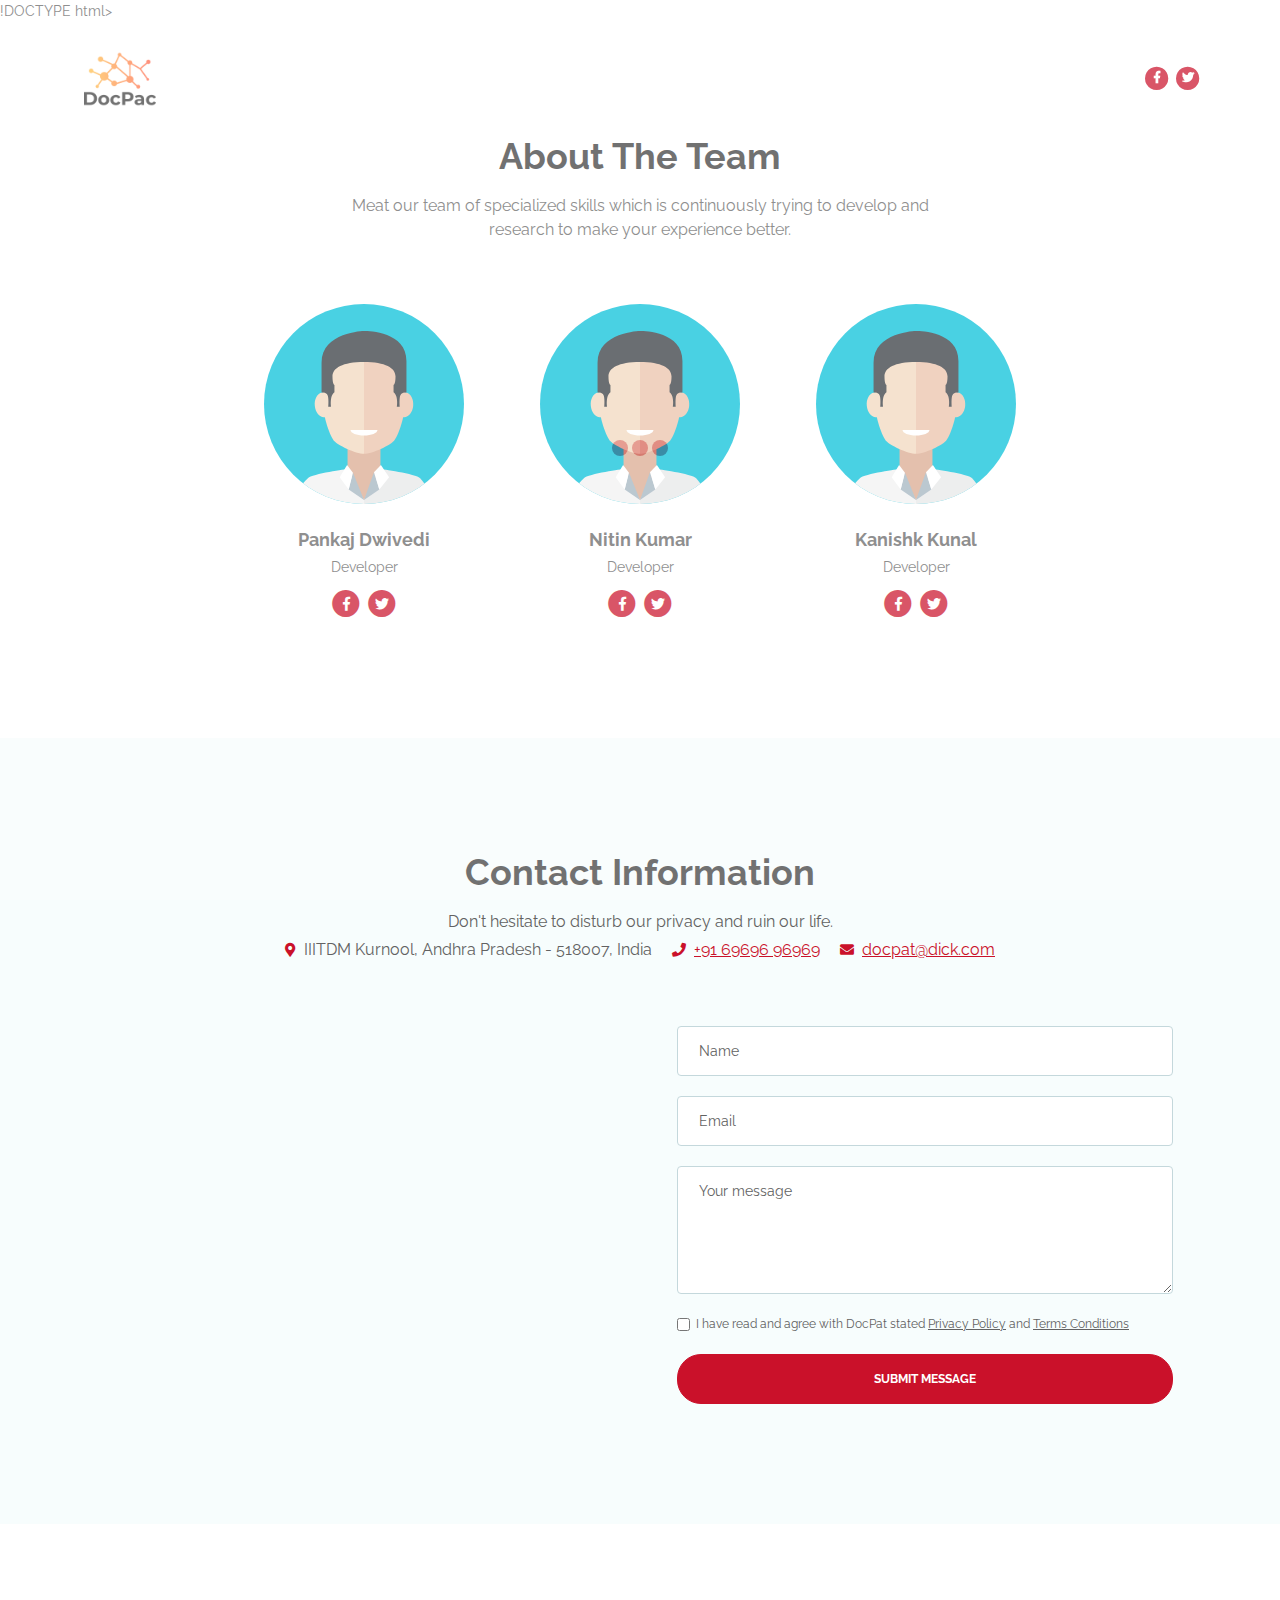
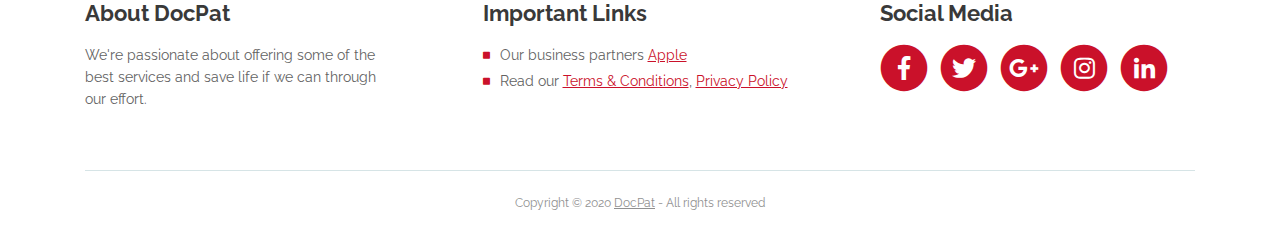
<file: symptomchecker.html>
!DOCTYPE html>
<html lang="en">
  <head>
    <meta charset="utf-8" />
    <meta
      name="viewport"
      content="width=device-width, initial-scale=1, shrink-to-fit=no"
    />

    <title>DocPac - Virtual Doctor</title>

    <link
      href="https://fonts.googleapis.com/css?family=Raleway:400,400i,600,700,700i&amp;subset=latin-ext"
      rel="stylesheet"
    />
    <link href="css/bootstrap.css" rel="stylesheet" />
    <link href="css/fontawesome-all.css" rel="stylesheet" />
    <link href="css/swiper.css" rel="stylesheet" />
    <link href="css/magnific-popup.css" rel="stylesheet" />
    <link href="css/styles.css" rel="stylesheet" />

    <link rel="icon" href="images/DocPaclogo.png" />
  </head>
  <body data-spy="scroll" data-target=".fixed-top">
    <div class="spinner-wrapper">
      <div class="spinner">
        <div class="bounce1"></div>
        <div class="bounce2"></div>
        <div class="bounce3"></div>
      </div>
    </div>

    <nav class="navbar navbar-expand-lg navbar-dark navbar-custom fixed-top">
      <a class="navbar-brand logo-image" href="index.html"
        ><img src="images/DocPaclogo.png" alt="alternative"
      /></a>
      <button
        class="navbar-toggler"
        type="button"
        data-toggle="collapse"
        data-target="#navbarsExampleDefault"
        aria-controls="navbarsExampleDefault"
        aria-expanded="false"
        aria-label="Toggle navigation"
      >
        <span class="navbar-toggler-awesome fas fa-bars"></span>
        <span class="navbar-toggler-awesome fas fa-times"></span>
      </button>

      <div class="collapse navbar-collapse" id="navbarsExampleDefault">
        <ul class="navbar-nav ml-auto">
          <li class="nav-item">
            <a class="nav-link page-scroll" href="#header"
              >Home <span class="sr-only">(current)</span></a
            >
          </li>
          <li class="nav-item">
            <a class="nav-link page-scroll" href="#dia">Diagonosis</a>
          </li>
          <li class="nav-item">
            <a class="nav-link page-scroll" href="#int">Interview</a>
          </li>
          <li class="nav-item">
            <a class="nav-link page-scroll" href="#request">Hospital</a>
          </li>
          <li class="nav-item dropdown">
            <a
              class="nav-link dropdown-toggle page-scroll"
              href="#about"
              id="navbarDropdown"
              role="button"
              aria-haspopup="true"
              aria-expanded="false"
              >About</a
            >
            <div class="dropdown-menu" aria-labelledby="navbarDropdown">
              <a class="dropdown-item" href="#"
                ><span class="item-text">Terms Conditions</span></a
              >
              <div class="dropdown-items-divide-hr"></div>
              <a class="dropdown-item" href="#"
                ><span class="item-text">Privacy Policy</span></a
              >
            </div>
          </li>

          <li class="nav-item">
            <a class="nav-link page-scroll" href="#contact">Contact</a>
          </li>
        </ul>
        <span class="nav-item social-icons">
          <span class="fa-stack">
            <a href="#your-link">
              <i class="fas fa-circle fa-stack-2x facebook"></i>
              <i class="fab fa-facebook-f fa-stack-1x"></i>
            </a>
          </span>
          <span class="fa-stack">
            <a href="#your-link">
              <i class="fas fa-circle fa-stack-2x twitter"></i>
              <i class="fab fa-twitter fa-stack-1x"></i>
            </a>
          </span>
        </span>
      </div>
    </nav>
   <div class="appoitment"> </div>
    
   
   
   
    <div id="about" class="basic-4">
      <div class="container">
        <div class="row">
          <div class="col-lg-12">
            <h2>About The Team</h2>
            <p class="p-heading p-large">
              Meat our team of specialized skills which is continuously trying
              to develop and research to make your experience better.
            </p>
          </div>
        </div>
        <div class="row">
          <div class="col-lg-12">
            <div class="team-member">
              <div class="image-wrapper">
                <img
                  class="img-fluid"
                  src="images/team-member-2.svg"
                  alt="alternative"
                />
              </div>
              <p class="p-large"><strong>Pankaj Dwivedi</strong></p>
              <p class="job-title">Developer</p>
              <span class="social-icons">
                <span class="fa-stack">
                  <a href="#your-link">
                    <i class="fas fa-circle fa-stack-2x facebook"></i>
                    <i class="fab fa-facebook-f fa-stack-1x"></i>
                  </a>
                </span>
                <span class="fa-stack">
                  <a href="#your-link">
                    <i class="fas fa-circle fa-stack-2x twitter"></i>
                    <i class="fab fa-twitter fa-stack-1x"></i>
                  </a>
                </span>
              </span>
            </div>
            <div class="team-member">
              <div class="image-wrapper">
                <img
                  class="img-fluid"
                  src="images/team-member-2.svg"
                  alt="alternative"
                />
              </div>
              <p class="p-large"><strong>Nitin Kumar</strong></p>
              <p class="job-title">Developer</p>
              <span class="social-icons">
                <span class="fa-stack">
                  <a href="#your-link">
                    <i class="fas fa-circle fa-stack-2x facebook"></i>
                    <i class="fab fa-facebook-f fa-stack-1x"></i>
                  </a>
                </span>
                <span class="fa-stack">
                  <a href="#your-link">
                    <i class="fas fa-circle fa-stack-2x twitter"></i>
                    <i class="fab fa-twitter fa-stack-1x"></i>
                  </a>
                </span>
              </span>
            </div>
            <div class="team-member">
              <div class="image-wrapper">
                <img
                  class="img-fluid"
                  src="images/team-member-2.svg"
                  alt="alternative"
                />
              </div>
              <p class="p-large"><strong>Kanishk Kunal</strong></p>
              <p class="job-title">Developer</p>
              <span class="social-icons">
                <span class="fa-stack">
                  <a href="#your-link">
                    <i class="fas fa-circle fa-stack-2x facebook"></i>
                    <i class="fab fa-facebook-f fa-stack-1x"></i>
                  </a>
                </span>
                <span class="fa-stack">
                  <a href="#your-link">
                    <i class="fas fa-circle fa-stack-2x twitter"></i>
                    <i class="fab fa-twitter fa-stack-1x"></i>
                  </a>
                </span>
              </span>
            </div>
          </div>
        </div>
      </div>
    </div>
    <div id="contact" class="form-2">
      <div class="container">
        <div class="row">
          <div class="col-lg-12">
            <h2>Contact Information</h2>
            <ul class="list-unstyled li-space-lg">
              <li class="address">
                Don't hesitate to disturb our privacy and ruin our life.
              </li>
              <li>
                <i class="fas fa-map-marker-alt"></i>IIITDM Kurnool, Andhra
                Pradesh - 518007, India
              </li>
              <li>
                <i class="fas fa-phone"></i
                ><a class="turquoise" href="tel:003024630820"
                  >+91 69696 96969</a
                >
              </li>
              <li>
                <i class="fas fa-envelope"></i
                ><a class="turquoise" href="mailto:office@evolo.com"
                  >docpat@dick.com</a
                >
              </li>
            </ul>
          </div>
        </div>
        <div class="row">
          <div class="col-lg-6">
            <div class="map-responsive">
              <div class="mapouter">
                <div class="gmap_canvas">
                  <iframe
                    width="600"
                    height="500"
                    id="gmap_canvas"
                    src="https://maps.google.com/maps?q=iitdm%20kurnool&t=k&z=13&ie=UTF8&iwloc=&output=embed"
                    frameborder="0"
                    scrolling="no"
                    marginheight="0"
                    marginwidth="0"
                  ></iframe
                  ><a href="https://www.whatismyip-address.com"
                    >what is my ip</a
                  >
                </div>
                <style>
                  .mapouter {
                    position: relative;
                    text-align: right;
                    height: 500px;
                    width: 600px;
                  }
                  .gmap_canvas {
                    overflow: hidden;
                    background: none !important;
                    height: 500px;
                    width: 600px;
                  }
                </style>
              </div>
            </div>
          </div>
          <div class="col-lg-6">
            <form id="contactForm" data-toggle="validator" data-focus="false">
              <div class="form-group">
                <input
                  type="text"
                  class="form-control-input"
                  id="cname"
                  required
                />
                <label class="label-control" for="cname">Name</label>
                <div class="help-block with-errors"></div>
              </div>
              <div class="form-group">
                <input
                  type="email"
                  class="form-control-input"
                  id="cemail"
                  required
                />
                <label class="label-control" for="cemail">Email</label>
                <div class="help-block with-errors"></div>
              </div>
              <div class="form-group">
                <textarea
                  class="form-control-textarea"
                  id="cmessage"
                  required
                ></textarea>
                <label class="label-control" for="cmessage">Your message</label>
                <div class="help-block with-errors"></div>
              </div>
              <div class="form-group checkbox">
                <input
                  type="checkbox"
                  id="cterms"
                  value="Agreed-to-Terms"
                  required
                />I have read and agree with DocPat stated
                <a href="#">Privacy Policy</a> and
                <a href="#">Terms Conditions</a>
                <div class="help-block with-errors"></div>
              </div>
              <div class="form-group">
                <button type="submit" class="form-control-submit-button">
                  SUBMIT MESSAGE
                </button>
              </div>
              <div class="form-message">
                <div id="cmsgSubmit" class="h3 text-center hidden"></div>
              </div>
            </form>
          </div>
        </div>
      </div>
    </div>
    <div class="footer">
      <div class="container">
        <div class="row">
          <div class="col-md-4">
            <div class="footer-col">
              <h4>About DocPat</h4>
              <p>
                We're passionate about offering some of the best services and
                save life if we can through our effort.
              </p>
            </div>
          </div>
          <div class="col-md-4">
            <div class="footer-col middle">
              <h4>Important Links</h4>
              <ul class="list-unstyled li-space-lg">
                <li class="media">
                  <i class="fas fa-square"></i>
                  <div class="media-body">
                    Our business partners
                    <a class="turquoise" href="#your-link">Apple</a>
                  </div>
                </li>
                <li class="media">
                  <i class="fas fa-square"></i>
                  <div class="media-body">
                    Read our
                    <a class="turquoise" href="#">Terms & Conditions</a>,
                    <a class="turquoise" href="#">Privacy Policy</a>
                  </div>
                </li>
              </ul>
            </div>
          </div>
          <div class="col-md-4">
            <div class="footer-col last">
              <h4>Social Media</h4>
              <span class="fa-stack">
                <a href="#your-link">
                  <i class="fas fa-circle fa-stack-2x"></i>
                  <i class="fab fa-facebook-f fa-stack-1x"></i>
                </a>
              </span>
              <span class="fa-stack">
                <a href="#your-link">
                  <i class="fas fa-circle fa-stack-2x"></i>
                  <i class="fab fa-twitter fa-stack-1x"></i>
                </a>
              </span>
              <span class="fa-stack">
                <a href="#your-link">
                  <i class="fas fa-circle fa-stack-2x"></i>
                  <i class="fab fa-google-plus-g fa-stack-1x"></i>
                </a>
              </span>
              <span class="fa-stack">
                <a href="#your-link">
                  <i class="fas fa-circle fa-stack-2x"></i>
                  <i class="fab fa-instagram fa-stack-1x"></i>
                </a>
              </span>
              <span class="fa-stack">
                <a href="#your-link">
                  <i class="fas fa-circle fa-stack-2x"></i>
                  <i class="fab fa-linkedin-in fa-stack-1x"></i>
                </a>
              </span>
            </div>
          </div>
        </div>
      </div>
    </div>
    <div class="copyright">
      <div class="container">
        <div class="row">
          <div class="col-lg-12">
            <p class="p-small">
              Copyright © 2020 <a href="https://slavnation.com">DocPat</a> - All
              rights reserved
            </p>
          </div>
        </div>
      </div>
    </div>
    <!-- Scripts -->
    <script src="js/jquery.min.js"></script>
    <script src="js/popper.min.js"></script>
    <script src="js/bootstrap.min.js"></script>
    <script src="js/jquery.easing.min.js"></script>
    <script src="js/swiper.min.js"></script>
    <script src="js/jquery.magnific-popup.js"></script>
    <script src="js/validator.min.js"></script>
    <script src="js/scripts.js"></script>
  </body>
</html>
</file>
<file: css/styles.css>
/******************************/
/*     01. General Styles     */
/******************************/
body,
html {
  width: 100%;
  height: 100%;
}

body,
p {
  color: #626262;
  font: 400 0.875rem/1.375rem "Raleway", sans-serif;
}

.p-large {
  font: 400 1rem/1.5rem "Raleway", sans-serif;
}

.p-small {
  font: 400 0.75rem/1.25rem "Raleway", sans-serif;
}

.p-heading {
  margin-bottom: 3.875rem;
}

.li-space-lg li {
  margin-bottom: 0.25rem;
}

.indent {
  padding-left: 1.25rem;
}

h1 {
  color: #393939;
  font: 700 3rem/3.5rem "Raleway", sans-serif;
}

h2 {
  color: #393939;
  font: 700 2.25rem/2.75rem "Raleway", sans-serif;
}

h3 {
  color: #393939;
  font: 700 1.75rem/2rem "Raleway", sans-serif;
}

h4 {
  color: #393939;
  font: 700 1.375rem/1.875rem "Raleway", sans-serif;
}

h5 {
  color: #393939;
  font: 700 1.125rem/1.625rem "Raleway", sans-serif;
}

h6 {
  color: #393939;
  font: 700 1rem/1.5rem "Raleway", sans-serif;
}

a {
  color: #626262;
  text-decoration: underline;
}

a:hover {
  color: #626262;
  text-decoration: underline;
}

a.turquoise {
  color: #ca112a;
}

a.white {
  color: #fff;
}

.testimonial-text {
  font: italic 400 1rem/1.5rem "Raleway", sans-serif;
}

.testimonial-author {
  font: 700 1rem/1.5rem "Raleway", sans-serif;
}

.turquoise {
  color: #ca112a;
}

.btn-solid-reg {
  display: inline-block;
  padding: 1.1875rem 2.125rem 1.1875rem 2.125rem;
  border: 0.125rem solid #ca112a;
  border-radius: 2rem;
  background-color: #ca112a;
  color: #fff;
  font: 700 0.75rem/0 "Raleway", sans-serif;
  text-decoration: none;
  transition: all 0.2s;
}

.btn-solid-reg:hover {
  background-color: transparent;
  color: #ca112a;
  text-decoration: none;
}

.btn-solid-lg {
  display: inline-block;
  padding: 1.375rem 2.625rem 1.375rem 2.625rem;
  border: 0.125rem solid #ca112a;
  border-radius: 2rem;
  background-color: #ca112a;
  color: #fff;
  font: 700 0.75rem/0 "Raleway", sans-serif;
  text-decoration: none;
  transition: all 0.2s;
}

.btn-solid-lg:hover {
  background-color: transparent;
  color: #ca112a;
  text-decoration: none;
}

.btn-outline-reg {
  display: inline-block;
  padding: 1.1875rem 2.125rem 1.1875rem 2.125rem;
  border: 0.125rem solid #ca112a;
  border-radius: 2rem;
  background-color: transparent;
  color: #ca112a;
  font: 700 0.75rem/0 "Raleway", sans-serif;
  text-decoration: none;
  transition: all 0.2s;
}

.btn-outline-reg:hover {
  background-color: #ca112a;
  color: #fff;
  text-decoration: none;
}

.btn-outline-lg {
  display: inline-block;
  padding: 1.375rem 2.625rem 1.375rem 2.625rem;
  border: 0.125rem solid #ca112a;
  border-radius: 2rem;
  background-color: transparent;
  color: #ca112a;
  font: 700 0.75rem/0 "Raleway", sans-serif;
  text-decoration: none;
  transition: all 0.2s;
}

.btn-outline-lg:hover {
  background-color: #ca112a;
  color: #fff;
  text-decoration: none;
}

.btn-outline-sm {
  display: inline-block;
  padding: 1rem 1.625rem 0.875rem 1.625rem;
  border: 0.125rem solid #ca112a;
  border-radius: 2rem;
  background-color: transparent;
  color: #ca112a;
  font: 700 0.625rem/0 "Raleway", sans-serif;
  text-decoration: none;
  transition: all 0.2s;
}

.btn-outline-sm:hover {
  background-color: #ca112a;
  color: #fff;
  text-decoration: none;
}

.form-group {
  position: relative;
  margin-bottom: 1.25rem;
}

.form-group.has-error.has-danger {
  margin-bottom: 0.625rem;
}

.form-group.has-error.has-danger .help-block.with-errors ul {
  margin-top: 0.375rem;
}

.label-control {
  position: absolute;
  top: 0.87rem;
  left: 1.375rem;
  color: #626262;
  opacity: 1;
  font: 400 0.875rem/1.375rem "Raleway", sans-serif;
  cursor: text;
  transition: all 0.2s ease;
}

/* IE10+ hack to solve lower label text position compared to the rest of the browsers */
@media screen and (-ms-high-contrast: active),
  screen and (-ms-high-contrast: none) {
  .label-control {
    top: 0.9375rem;
  }
}

.form-control-input:focus + .label-control,
.form-control-input.notEmpty + .label-control,
.form-control-textarea:focus + .label-control,
.form-control-textarea.notEmpty + .label-control {
  top: 0.125rem;
  opacity: 1;
  font-size: 0.75rem;
  font-weight: 700;
}

.form-control-input,
.form-control-select {
  display: block; /* needed for proper display of the label in Firefox, IE, Edge */
  width: 100%;
  padding-top: 1.0625rem;
  padding-bottom: 0.0625rem;
  padding-left: 1.3125rem;
  border: 1px solid #c4d8dc;
  border-radius: 0.25rem;
  background-color: #fff;
  color: #626262;
  font: 400 0.875rem/1.875rem "Raleway", sans-serif;
  transition: all 0.2s;
  -webkit-appearance: none; /* removes inner shadow on form inputs on ios safari */
}

.form-control-select {
  padding-top: 0.5rem;
  padding-bottom: 0.5rem;
  height: 3rem;
}

/* IE10+ hack to solve lower label text position compared to the rest of the browsers */
@media screen and (-ms-high-contrast: active),
  screen and (-ms-high-contrast: none) {
  .form-control-input {
    padding-top: 1.25rem;
    padding-bottom: 0.75rem;
    line-height: 1.75rem;
  }

  .form-control-select {
    padding-top: 0.875rem;
    padding-bottom: 0.75rem;
    height: 3.125rem;
    line-height: 2.125rem;
  }
}

select {
  /* you should keep these first rules in place to maintain cross-browser behavior */
  -webkit-appearance: none;
  -moz-appearance: none;
  -ms-appearance: none;
  -o-appearance: none;
  appearance: none;
  background-image: url("../images/down-arrow.png");
  background-position: 96% 50%;
  background-repeat: no-repeat;
  outline: none;
}

select::-ms-expand {
  display: none; /* removes the ugly default down arrow on select form field in IE11 */
}

.form-control-textarea {
  display: block; /* used to eliminate a bottom gap difference between Chrome and IE/FF */
  width: 100%;
  height: 8rem; /* used instead of html rows to normalize height between Chrome and IE/FF */
  padding-top: 1.25rem;
  padding-left: 1.3125rem;
  border: 1px solid #c4d8dc;
  border-radius: 0.25rem;
  background-color: #fff;
  color: #626262;
  font: 400 0.875rem/1.75rem "Raleway", sans-serif;
  transition: all 0.2s;
}

.form-control-input:focus,
.form-control-select:focus,
.form-control-textarea:focus {
  border: 1px solid #a1a1a1;
  outline: none; /* Removes blue border on focus */
}

.form-control-input:hover,
.form-control-select:hover,
.form-control-textarea:hover {
  border: 1px solid #a1a1a1;
}

.checkbox {
  font: 400 0.75rem/1.25rem "Raleway", sans-serif;
}

input[type="checkbox"] {
  vertical-align: -15%;
  margin-right: 0.375rem;
}

/* IE10+ hack to raise checkbox field position compared to the rest of the browsers */
@media screen and (-ms-high-contrast: active),
  screen and (-ms-high-contrast: none) {
  input[type="checkbox"] {
    vertical-align: -9%;
  }
}

.form-control-submit-button {
  display: inline-block;
  width: 100%;
  height: 3.125rem;
  border: 1px solid #ca112a;
  border-radius: 1.5rem;
  background-color: #ca112a;
  color: #fff;
  font: 700 0.75rem/1.75rem "Raleway", sans-serif;
  cursor: pointer;
  transition: all 0.2s;
}

.form-control-submit-button:hover {
  background-color: transparent;
  color: #ca112a;
}

/* Form Success And Error Message Formatting */
#rmsgSubmit.h3.text-center.tada.animated,
#cmsgSubmit.h3.text-center.tada.animated,
#pmsgSubmit.h3.text-center.tada.animated,
#rmsgSubmit.h3.text-center,
#cmsgSubmit.h3.text-center,
#pmsgSubmit.h3.text-center {
  display: block;
  margin-bottom: 0;
  color: #626262;
  font: 400 1.125rem/1rem "Raleway", sans-serif;
}

.help-block.with-errors .list-unstyled {
  color: #626262;
  font-size: 0.75rem;
  line-height: 1.125rem;
  text-align: left;
}

.help-block.with-errors ul {
  margin-bottom: 0;
}
/* end of form success and error message formatting */

/* Form Success And Error Message Animation - Animate.css */
@-webkit-keyframes tada {
  from {
    -webkit-transform: scale3d(1, 1, 1);
    -ms-transform: scale3d(1, 1, 1);
    transform: scale3d(1, 1, 1);
  }
  10%,
  20% {
    -webkit-transform: scale3d(0.9, 0.9, 0.9) rotate3d(0, 0, 1, -3deg);
    -ms-transform: scale3d(0.9, 0.9, 0.9) rotate3d(0, 0, 1, -3deg);
    transform: scale3d(0.9, 0.9, 0.9) rotate3d(0, 0, 1, -3deg);
  }
  30%,
  50%,
  70%,
  90% {
    -webkit-transform: scale3d(1.1, 1.1, 1.1) rotate3d(0, 0, 1, 3deg);
    -ms-transform: scale3d(1.1, 1.1, 1.1) rotate3d(0, 0, 1, 3deg);
    transform: scale3d(1.1, 1.1, 1.1) rotate3d(0, 0, 1, 3deg);
  }
  40%,
  60%,
  80% {
    -webkit-transform: scale3d(1.1, 1.1, 1.1) rotate3d(0, 0, 1, -3deg);
    -ms-transform: scale3d(1.1, 1.1, 1.1) rotate3d(0, 0, 1, -3deg);
    transform: scale3d(1.1, 1.1, 1.1) rotate3d(0, 0, 1, -3deg);
  }
  to {
    -webkit-transform: scale3d(1, 1, 1);
    -ms-transform: scale3d(1, 1, 1);
    transform: scale3d(1, 1, 1);
  }
}

@keyframes tada {
  from {
    -webkit-transform: scale3d(1, 1, 1);
    -ms-transform: scale3d(1, 1, 1);
    transform: scale3d(1, 1, 1);
  }
  10%,
  20% {
    -webkit-transform: scale3d(0.9, 0.9, 0.9) rotate3d(0, 0, 1, -3deg);
    -ms-transform: scale3d(0.9, 0.9, 0.9) rotate3d(0, 0, 1, -3deg);
    transform: scale3d(0.9, 0.9, 0.9) rotate3d(0, 0, 1, -3deg);
  }
  30%,
  50%,
  70%,
  90% {
    -webkit-transform: scale3d(1.1, 1.1, 1.1) rotate3d(0, 0, 1, 3deg);
    -ms-transform: scale3d(1.1, 1.1, 1.1) rotate3d(0, 0, 1, 3deg);
    transform: scale3d(1.1, 1.1, 1.1) rotate3d(0, 0, 1, 3deg);
  }
  40%,
  60%,
  80% {
    -webkit-transform: scale3d(1.1, 1.1, 1.1) rotate3d(0, 0, 1, -3deg);
    -ms-transform: scale3d(1.1, 1.1, 1.1) rotate3d(0, 0, 1, -3deg);
    transform: scale3d(1.1, 1.1, 1.1) rotate3d(0, 0, 1, -3deg);
  }
  to {
    -webkit-transform: scale3d(1, 1, 1);
    -ms-transform: scale3d(1, 1, 1);
    transform: scale3d(1, 1, 1);
  }
}

.tada {
  -webkit-animation-name: tada;
  animation-name: tada;
}

.animated {
  -webkit-animation-duration: 1s;
  animation-duration: 1s;
  -webkit-animation-fill-mode: both;
  animation-fill-mode: both;
}
/* end of form success and error message animation - Animate.css */

/* Fade-move Animation For Lightbox - Magnific Popup */
/* at start */
.my-mfp-slide-bottom .zoom-anim-dialog {
  opacity: 0;
  transition: all 0.2s ease-out;
  -webkit-transform: translateY(-1.25rem) perspective(37.5rem) rotateX(10deg);
  -ms-transform: translateY(-1.25rem) perspective(37.5rem) rotateX(10deg);
  transform: translateY(-1.25rem) perspective(37.5rem) rotateX(10deg);
}

/* animate in */
.my-mfp-slide-bottom.mfp-ready .zoom-anim-dialog {
  opacity: 1;
  -webkit-transform: translateY(0) perspective(37.5rem) rotateX(0);
  -ms-transform: translateY(0) perspective(37.5rem) rotateX(0);
  transform: translateY(0) perspective(37.5rem) rotateX(0);
}

/* animate out */
.my-mfp-slide-bottom.mfp-removing .zoom-anim-dialog {
  opacity: 0;
  -webkit-transform: translateY(-0.625rem) perspective(37.5rem) rotateX(10deg);
  -ms-transform: translateY(-0.625rem) perspective(37.5rem) rotateX(10deg);
  transform: translateY(-0.625rem) perspective(37.5rem) rotateX(10deg);
}

/* dark overlay, start state */
.my-mfp-slide-bottom.mfp-bg {
  opacity: 0;
  transition: opacity 0.2s ease-out;
}

/* animate in */
.my-mfp-slide-bottom.mfp-ready.mfp-bg {
  opacity: 0.8;
}
/* animate out */
.my-mfp-slide-bottom.mfp-removing.mfp-bg {
  opacity: 0;
}
/* end of fade-move animation for lightbox - magnific popup */

/* Fade Animation For Image Slider - Magnific Popup */
@-webkit-keyframes fadeIn {
  from {
    opacity: 0;
  }
  to {
    opacity: 1;
  }
}

@keyframes fadeIn {
  from {
    opacity: 0;
  }
  to {
    opacity: 1;
  }
}

.fadeIn {
  -webkit-animation: fadeIn 0.6s;
  animation: fadeIn 0.6s;
}

@-webkit-keyframes fadeOut {
  from {
    opacity: 1;
  }
  to {
    opacity: 0;
  }
}

@keyframes fadeOut {
  from {
    opacity: 1;
  }
  to {
    opacity: 0;
  }
}

.fadeOut {
  -webkit-animation: fadeOut 0.8s;
  animation: fadeOut 0.8s;
}
/* end of fade animation for image slider - magnific popup */

/*************************/
/*     02. Preloader     */
/*************************/
.spinner-wrapper {
  position: fixed;
  z-index: 999999;
  top: 0;
  right: 0;
  bottom: 0;
  left: 0;
  background: #fff;
}

.spinner {
  position: absolute;
  top: 50%; /* centers the loading animation vertically one the screen */
  left: 50%; /* centers the loading animation horizontally one the screen */
  width: 3.75rem;
  height: 1.25rem;
  margin: -0.625rem 0 0 -1.875rem; /* is width and height divided by two */
  text-align: center;
}

.spinner > div {
  display: inline-block;
  width: 1rem;
  height: 1rem;
  border-radius: 100%;
  background-color: #ca112a;
  -webkit-animation: sk-bouncedelay 1.4s infinite ease-in-out both;
  animation: sk-bouncedelay 1.4s infinite ease-in-out both;
}

.spinner .bounce1 {
  -webkit-animation-delay: -0.32s;
  animation-delay: -0.32s;
}

.spinner .bounce2 {
  -webkit-animation-delay: -0.16s;
  animation-delay: -0.16s;
}

@-webkit-keyframes sk-bouncedelay {
  0%,
  80%,
  100% {
    -webkit-transform: scale(0);
  }
  40% {
    -webkit-transform: scale(1);
  }
}

@keyframes sk-bouncedelay {
  0%,
  80%,
  100% {
    -webkit-transform: scale(0);
    -ms-transform: scale(0);
    transform: scale(0);
  }
  40% {
    -webkit-transform: scale(1);
    -ms-transform: scale(1);
    transform: scale(1);
  }
}

/**************************/
/*     03. Navigation     */
/**************************/
.navbar-custom {
  background-color: #fff;
  box-shadow: 0 0.0625rem 0.375rem 0 rgba(0, 0, 0, 0.1);
  font: 600 0.875rem/0.875rem "Raleway", sans-serif;
  transition: all 0.2s;
}

.navbar-custom .navbar-brand.logo-image img {
  width: 5rem;
  height: 5rem;
}

.navbar-custom .navbar-brand.logo-text {
  font: 600 2rem/1.5rem "Raleway", sans-serif;
  color: #393939;
  text-decoration: none;
}

.navbar-custom .navbar-nav {
  margin-top: 0.75rem;
  margin-bottom: 0.5rem;
}

.navbar-custom .nav-item .nav-link {
  padding: 0.625rem 0.75rem 0.625rem 0.75rem;
  color: #393939;
  text-decoration: none;
  transition: all 0.2s ease;
}

.navbar-custom .nav-item .nav-link:hover,
.navbar-custom .nav-item .nav-link.active {
  color: #ca112a;
}

/* Dropdown Menu */
.navbar-custom .dropdown:hover > .dropdown-menu {
  display: block; /* this makes the dropdown menu stay open while hovering it */
  min-width: auto;
  animation: fadeDropdown 0.2s; /* required for the fade animation */
}

@keyframes fadeDropdown {
  0% {
    opacity: 0;
  }

  100% {
    opacity: 1;
  }
}

.navbar-custom .dropdown-toggle:focus {
  /* removes dropdown outline on focus */
  outline: 0;
}

.navbar-custom .dropdown-menu {
  margin-top: 0;
  border: none;
  border-radius: 0.25rem;
  background-color: #fff;
}

.navbar-custom .dropdown-item {
  color: #393939;
  text-decoration: none;
}

.navbar-custom .dropdown-item:hover {
  background-color: #fff;
}

.navbar-custom .dropdown-item .item-text {
  font: 600 0.875rem/0.875rem "Raleway", sans-serif;
}

.navbar-custom .dropdown-item:hover .item-text {
  color: #ca112a;
}

.navbar-custom .dropdown-items-divide-hr {
  width: 100%;
  height: 1px;
  margin: 0.75rem auto 0.725rem auto;
  border: none;
  background-color: #c4d8dc;
  opacity: 0.2;
}
/* end of dropdown menu */

.navbar-custom .social-icons {
  display: none;
}

.navbar-custom .navbar-toggler {
  border: none;
  color: #393939;
  font-size: 2rem;
}

.navbar-custom
  button[aria-expanded="false"]
  .navbar-toggler-awesome.fas.fa-times {
  display: none;
}

.navbar-custom
  button[aria-expanded="false"]
  .navbar-toggler-awesome.fas.fa-bars {
  display: inline-block;
}

.navbar-custom
  button[aria-expanded="true"]
  .navbar-toggler-awesome.fas.fa-bars {
  display: none;
}

.navbar-custom
  button[aria-expanded="true"]
  .navbar-toggler-awesome.fas.fa-times {
  display: inline-block;
  margin-right: 0.125rem;
}

/*********************/
/*    04. Header     */
/*********************/
.header {
  background-color: #fff;
  height: 70vh;
}

.header .header-content {
  padding-top: 8rem;
  padding-bottom: 4rem;
  text-align: center;
}

.header .text-container {
  margin-bottom: 4rem;
}

.header h1 {
  margin-bottom: 1.125rem;
  font-size: 2.5rem;
  line-height: 3.125rem;
}

.header .p-large {
  margin-bottom: 1.875rem;
}

/************************/
/*     06. Services     */
/************************/

/*************************/
/*     07. Details 1     */
/*************************/
.basic-1 {
  padding-top: 1.625rem;
  padding-bottom: 3.75rem;
}

.basic-1 .text-container {
  margin-bottom: 4rem;
}

.basic-1 h2 {
  margin-bottom: 1.375rem;
}

.basic-1 .btn-solid-reg {
  margin-top: 0.625rem;
}

/*************************/
/*     08. Details 2     */
/*************************/
.basic-2 {
  padding-top: 3.75rem;
  padding-bottom: 4rem;
}

.basic-2 .image-container {
  margin-bottom: 4rem;
}

.basic-2 h2 {
  margin-bottom: 1.375rem;
}

.basic-2 .list-unstyled .fas {
  color: #ca112a;
  line-height: 1.375rem;
}

.basic-2 .list-unstyled .media-body {
  margin-left: 0.625rem;
}

.basic-2 .btn-solid-reg {
  margin-top: 0.625rem;
}

/**********************************/
/*     09. Details Lightboxes     */
/**********************************/
/***********************/
/*     10. Pricing     */
/***********************/

.cards-2 h2 {
  margin-bottom: 1rem;
}

.cards-2 .card {
  display: block;
  max-width: 19.5rem;
  margin-right: auto;
  margin-bottom: 6rem;
  margin-left: auto;
  border: 1px solid #c4d8dc;
  border-radius: 0.5rem;
  vertical-align: top;
}

.cards-2 .card .card-body {
  padding: 2.5rem 2.75rem 1.875rem 2.5rem;
}

.cards-2 .card .card-title {
  margin-bottom: 0.625rem;
  color: #393939;
  font-weight: 700;
  font-size: 1.75rem;
  line-height: 2.25rem;
  text-align: center;
}

.cards-2 .card .card-subtitle {
  margin-bottom: 1.75rem;
}

.cards-2 .card .cell-divide-hr {
  height: 1px;
  margin-top: 0;
  margin-bottom: 0;
  border: none;
  background-color: #c4d8dc;
}

.cards-2 .card .price {
  padding-top: 0.875rem;
  padding-bottom: 1.5rem;
}

.cards-2 .card .value {
  color: #ca112a;
  font-weight: 700;
  font-size: 3.5rem;
  line-height: 4rem;
  text-align: center;
}

.cards-2 .card .currency {
  margin-right: 0.375rem;
  color: #ca112a;
  font-size: 1.5rem;
  vertical-align: 56%;
}

.cards-2 .card .frequency {
  margin-top: 0.25rem;
  font-size: 0.875rem;
  text-align: center;
}

.cards-2 .card .list-unstyled {
  margin-top: 1.875rem;
  margin-bottom: 1.625rem;
  text-align: left;
}

.cards-2 .card .list-unstyled.li-space-lg li {
  margin-bottom: 0.5rem;
}

.cards-2 .card .list-unstyled .fas {
  color: #ca112a;
  line-height: 1.375rem;
}

.cards-2 .card .list-unstyled .fas.fa-times {
  margin-left: 0.1875rem;
  margin-right: 0.125rem;
  color: #777b7e;
}

.cards-2 .card .list-unstyled .media-body {
  margin-left: 0.625rem;
}

.cards-2 .card .button-wrapper {
  position: absolute;
  right: 0;
  bottom: -1.25rem;
  left: 0;
  text-align: center;
}

.cards-2 .card .btn-solid-reg:hover {
  background-color: #fff;
}

/* Best Value Label */
.cards-2 .card .label {
  position: absolute;
  top: 0;
  right: 0;
  width: 10.625rem;
  height: 10.625rem;
  overflow: hidden;
}

.cards-2 .card .label .best-value {
  position: relative;
  width: 13.75rem;
  padding: 0.3125rem 0 0.3125rem 4.125rem;
  background-color: #ca112a;
  color: #fff;
  -webkit-transform: rotate(45deg) translate3d(0, 0, 0);
  -ms-transform: rotate(45deg) translate3d(0, 0, 0);
  transform: rotate(45deg) translate3d(0, 0, 0);
}
/* end of best value label */

/***********************/
/*     11. Request     */
/***********************/
/*********************/
/*     12. Video     */
/*********************/

/****************************/
/*     13. Testimonials     */
/****************************/

/*********************/
/*     14. About     */
/*********************/
.basic-4 {
  padding-top: 7rem;
  padding-bottom: 4rem;
  text-align: center;
}

.basic-4 h2 {
  margin-bottom: 1rem;
  text-align: center;
}

.basic-4 .team-member {
  max-width: 12.5rem;
  margin-right: auto;
  margin-bottom: 3.5rem;
  margin-left: auto;
}

/* Hover Animation */
.basic-4 .image-wrapper {
  overflow: hidden;
  margin-bottom: 1.5rem;
  border-radius: 50%;
}

.basic-4 .image-wrapper img {
  margin: 0;
  transition: all 0.3s;
}

.basic-4 .image-wrapper:hover img {
  -moz-transform: scale(1.15);
  -webkit-transform: scale(1.15);
  transform: scale(1.15);
}
/* end of hover animation */

.basic-4 .team-member .p-large {
  margin-bottom: 0.25rem;
  font-size: 1.125rem;
}

.basic-4 .team-member .job-title {
  margin-bottom: 0.375rem;
}

.basic-4 .fa-stack {
  margin-top: 0.375rem;
  margin-right: 0.125rem;
  margin-left: 0.125rem;
  font-size: 0.875rem;
}

.basic-4 .fa-stack-2x {
  color: #ca112a;
  transition: all 0.2s ease;
}

.basic-4 .fa-stack-1x {
  color: #fff;
  transition: all 0.2s ease;
}

.basic-4 .fa-stack:hover .fa-stack-2x {
  color: #00a7bd;
}

.basic-4 .fa-stack:hover .fa-stack-1x {
  color: #fff;
}

/***********************/
/*     15. Contact     */
/***********************/
.form-2 {
  padding-top: 7rem;
  padding-bottom: 6.25rem;
  background: url("../images/contact-background.jpg") center center no-repeat;
  background-size: cover;
}

.form-2 h2 {
  margin-bottom: 1rem;
  text-align: center;
}

.form-2 .list-unstyled {
  margin-bottom: 3.75rem;
  font-size: 1rem;
  line-height: 1.5rem;
  text-align: center;
}

.form-2 .list-unstyled .fas,
.form-2 .list-unstyled .fab {
  margin-right: 0.5rem;
  font-size: 0.875rem;
  color: #ca112a;
}

.form-2 .list-unstyled .fa-phone {
  vertical-align: 3%;
}

.form-2 .map-responsive {
  position: relative;
  overflow: hidden;
  height: 0;
  margin-bottom: 4rem;
  padding-bottom: 70%;
  border-radius: 0.25rem;
}

.form-2 .map-responsive iframe {
  position: absolute;
  top: 0;
  left: 0;
  width: 100%;
  height: 100%;
  border: none;
}

/**********************/
/*     16. Footer     */
/**********************/
.footer {
  padding-top: 4.625rem;
  padding-bottom: 0.5rem;
}

.footer .footer-col {
  margin-bottom: 2.25rem;
}

.footer h4 {
  margin-bottom: 1rem;
}

.footer .list-unstyled .fas {
  color: #ca112a;
  font-size: 0.5rem;
  line-height: 1.375rem;
}

.footer .list-unstyled .media-body {
  margin-left: 0.625rem;
}

.footer .fa-stack {
  margin-bottom: 0.75rem;
  margin-right: 0.5rem;
  font-size: 1.5rem;
}

.footer .fa-stack .fa-stack-1x {
  color: #fff;
  transition: all 0.2s ease;
}

.footer .fa-stack .fa-stack-2x {
  color: #ca112a;
  transition: all 0.2s ease;
}

.footer .fa-stack:hover .fa-stack-1x {
  color: #fff;
}

.footer .fa-stack:hover .fa-stack-2x {
  color: #00a7bd;
}

/*************************/
/*     17. Copyright     */
/*************************/
.copyright {
  padding-top: 1rem;
  padding-bottom: 0.375rem;
  text-align: center;
}

.copyright .p-small {
  padding-top: 1.375rem;
  border-top: 1px solid #c4d8dc;
  opacity: 0.7;
}

/**********************************/
/*     18. Back To Top Button     */
/**********************************/
a.back-to-top {
  position: fixed;
  z-index: 999;
  right: 0.75rem;
  bottom: 0.75rem;
  display: none;
  width: 2.625rem;
  height: 2.625rem;
  border-radius: 1.875rem;
  background: #ca112a url("../images/up-arrow.png") no-repeat center 47%;
  background-size: 1.125rem 1.125rem;
  text-indent: -9999px;
}

a:hover.back-to-top {
  background-color: #00a7bd;
}

/***************************/
/*     19. Extra Pages     */
/***************************/
.ex-header {
  padding-top: 8rem;
  padding-bottom: 5rem;
  text-align: center;
}

.ex-basic-1 {
  padding-top: 2rem;
  padding-bottom: 0.875rem;
  background-color: #f7fcfd;
}

.ex-basic-1 .breadcrumbs {
  margin-bottom: 1.125rem;
}

.ex-basic-1 .breadcrumbs .fa {
  margin-right: 0.5rem;
  margin-left: 0.625rem;
}

.ex-basic-2 {
  padding-top: 4.75rem;
  padding-bottom: 4rem;
}

.ex-basic-2 h3 {
  margin-bottom: 1rem;
}

.ex-basic-2 .text-container {
  margin-bottom: 3.625rem;
}

.ex-basic-2 .text-container.last {
  margin-bottom: 0;
}

.ex-basic-2 .list-unstyled .fas {
  color: #ca112a;
  font-size: 0.5rem;
  line-height: 1.375rem;
}

.ex-basic-2 .list-unstyled .media-body {
  margin-left: 0.625rem;
}

.ex-basic-2 .btn-outline-reg {
  margin-top: 1.75rem;
}

.ex-basic-2 .image-container-large {
  margin-bottom: 4rem;
}

.ex-basic-2 .image-container-large img {
  border-radius: 0.25rem;
}

.ex-basic-2 .image-container-small img {
  border-radius: 0.25rem;
}

.ex-basic-2 .text-container.dark-bg {
  padding: 1.625rem 1.5rem 0.75rem 2rem;
  background-color: #f9fafc;
}

/*****************************/
/*     20. Media Queries     */
/*****************************/
/* Min-width width 768px */
@media (min-width: 768px) {
  /* General Styles */
  .p-heading {
    width: 85%;
    margin-right: auto;
    margin-left: auto;
  }
  /* end of general styles */

  /* Header */
  .header .header-content {
    padding-top: 10.5rem;
  }

  .header h1 {
    font-size: 3rem;
    line-height: 3.5rem;
  }
  /* end of header */

  /* Customers */
  .slider-1 {
    padding-top: 3rem;
    padding-bottom: 2.875rem;
  }

  .slider-1 .slider-container {
    padding-right: 3.5rem;
    padding-left: 3.5rem;
  }
  /* end of customers */

  /* Video */
  .basic-3 p {
    width: 85%;
    margin-right: auto;
    margin-left: auto;
  }
  /* end of video */

  /* Testimonials */
  .slider-2 .slider-container {
    width: 70%;
    margin-right: auto;
    margin-left: auto;
  }

  .slider-2 .swiper-container {
    width: 85%;
  }

  .slider-2 .swiper-button-prev {
    left: 1rem;
    width: 1.375rem;
    background-size: 1.375rem 2.125rem;
  }

  .slider-2 .swiper-button-next {
    right: 1rem;
    width: 1.375rem;
    background-size: 1.375rem 2.125rem;
  }
  /* end of testimonials */

  /* About */
  .basic-4 .team-member {
    display: inline-block;
    width: 12.5rem;
    margin-right: 2rem;
    margin-left: 2rem;
    vertical-align: top;
  }
  /* end of about */

  /* Contact */
  .form-2 .list-unstyled li {
    display: inline-block;
    margin-right: 0.5rem;
    margin-left: 0.5rem;
  }

  .form-2 .list-unstyled .address {
    display: block;
  }
  /* end of contact */

  /* Extra Pages */
  .ex-header {
    padding-top: 11rem;
    padding-bottom: 9rem;
  }

  .ex-basic-2 .text-container.dark {
    padding: 2.5rem 3rem 2rem 3rem;
  }

  .ex-basic-2 .text-container.column {
    width: 90%;
    margin-right: auto;
    margin-left: auto;
  }
  /* end of extra pages */
}
/* end of min-width width 768px */

/* Min-width width 992px */
@media (min-width: 992px) {
  /* Navigation */
  .navbar-custom {
    padding: 2.125rem 1.5rem 2.125rem 2rem;
    box-shadow: none;
    background: transparent;
  }

  .navbar-custom .navbar-nav {
    margin-top: 0;
    margin-bottom: 0;
  }

  .navbar-custom .nav-item .nav-link {
    padding: 0.25rem 0.75rem 0.25rem 0.75rem;
    color: #fff;
    opacity: 0.8;
  }

  .navbar-custom .nav-item .nav-link:hover,
  .navbar-custom .nav-item .nav-link.active {
    color: #fff;
    opacity: 1;
  }

  .navbar-custom.top-nav-collapse {
    padding: 0.5rem 1.5rem 0.5rem 2rem;
    box-shadow: 0 0.0625rem 0.375rem 0 rgba(0, 0, 0, 0.1);
    background-color: #fff;
  }

  .navbar-custom.top-nav-collapse .nav-item .nav-link {
    color: #393939;
    opacity: 1;
  }

  .navbar-custom.top-nav-collapse .nav-item .nav-link:hover,
  .navbar-custom.top-nav-collapse .nav-item .nav-link.active {
    color: #ca112a;
  }

  .navbar-custom .dropdown-menu {
    padding-top: 1rem;
    padding-bottom: 1rem;
    border-top: 0.75rem solid rgba(0, 0, 0, 0);
    border-radius: 0.25rem;
  }

  .navbar-custom.top-nav-collapse .dropdown-menu {
    border-top: 0.5rem solid rgba(0, 0, 0, 0);
    box-shadow: 0 0.375rem 0.375rem 0 rgba(0, 0, 0, 0.02);
  }

  .navbar-custom .dropdown-item {
    padding-top: 0.25rem;
    padding-bottom: 0.25rem;
  }

  .navbar-custom .dropdown-items-divide-hr {
    width: 84%;
  }

  .navbar-custom .social-icons {
    display: block;
    margin-left: 0.5rem;
  }

  .navbar-custom .fa-stack {
    margin-bottom: 0.1875rem;
    margin-left: 0.25rem;
    font-size: 0.75rem;
  }

  .navbar-custom .fa-stack-2x {
    color: #ca112a;
    transition: all 0.2s ease;
  }

  .navbar-custom .fa-stack-1x {
    color: #fff;
    transition: all 0.2s ease;
  }

  .navbar-custom .fa-stack:hover .fa-stack-2x {
    color: #fff;
  }

  .navbar-custom .fa-stack:hover .fa-stack-1x {
    color: #ca112a;
  }

  .navbar-custom.top-nav-collapse .fa-stack-2x {
    color: #ca112a;
  }

  .navbar-custom.top-nav-collapse .fa-stack-1x {
    color: #fff;
  }

  .navbar-custom.top-nav-collapse .fa-stack:hover .fa-stack-2x {
    color: #00a7bd;
  }

  .navbar-custom.top-nav-collapse .fa-stack:hover .fa-stack-1x {
    color: #fff;
  }
  /* end of navigation */

  /* General Styles */
  .p-heading {
    width: 65%;
  }
  /* end of general styles */

  /* Header */
  .header {
    background: center center no-repeat;
    background-size: cover;
  }

  .header .header-content {
    padding-top: 11.5rem;
    text-align: left;
  }

  .header .text-container {
    margin-top: 3rem;
    margin-bottom: 0;
  }
  /* end of header */

  /* Services */
  .cards-1 .card {
    display: inline-block;
    max-width: 17.125rem;
    vertical-align: top;
  }

  .cards-1 .col-lg-12 div.card:nth-child(3n + 2) {
    margin-right: 2rem;
    margin-left: 2rem;
  }
  /* end of services */

  /* Details 1 */
  .basic-1 .text-container {
    margin-top: 3.875rem;
    margin-bottom: 0;
  }
  /* end of details 1 */

  /* Details 2 */
  .basic-2 .image-container {
    margin-bottom: 0;
  }

  .basic-2 .text-container {
    margin-top: 3.125rem;
  }
  /* end of details 2 */

  /* Testimonials */
  .slider-2 {
    padding-bottom: 7.5rem;
  }

  .slider-2 .image-container {
    margin-bottom: 0;
  }

  .slider-2 .slider-container {
    width: 88%;
  }

  .slider-2 .swiper-container {
    width: 82%;
  }
  /* end of testimonials */

  /* Contact */
  .form-2 .map-responsive {
    margin-bottom: 0;
  }
  /* end of contact */

  /* Extra Pages */
  .ex-header {
    background: url("../images/ex-header-background.jpg") center center
      no-repeat;
    background-size: cover;
  }

  .ex-header h1 {
    width: 80%;
    margin-right: auto;
    margin-left: auto;
  }

  .ex-basic-2 {
    padding-bottom: 5rem;
  }

  .ex-basic-2 .text-container.column {
    margin-bottom: 0;
  }
  /* end of extra pages */
}
/* end of min-width width 992px */

/* Min-width width 1200px */
@media (min-width: 1200px) {
  /* Navigation */
  .navbar-custom {
    padding: 2.125rem 5rem 2.125rem 5rem;
  }

  .navbar-custom.top-nav-collapse {
    padding: 0.5rem 5rem 0.5rem 5rem;
  }
  /* end of navigation */

  /* General Styles */
  .p-heading {
    width: 55%;
  }
  /* end of general styles */

  /* Header */
  .header .header-content {
    padding-top: 12.5rem;
  }

  .header .text-container {
    margin-top: 5.375rem;
    margin-left: 1rem;
    margin-right: 2rem;
  }

  .header .image-container {
    margin-left: 2rem;
    margin-right: 1rem;
  }
  /* end of header */

  /* Customers */
  .slider-1 .slider-container {
    margin-right: 3rem;
    margin-left: 3rem;
    padding-right: 2.5rem;
    padding-left: 2.5rem;
  }
  /* end of customers */

  /* Services */
  .cards-1 .card {
    max-width: 21rem;
  }

  .cards-1 .col-lg-12 div.card:nth-child(3n + 2) {
    margin-right: 2.875rem;
    margin-left: 2.875rem;
  }
  /* end of services */

  /* Details 1 */
  .basic-1 .text-container {
    margin-top: 6.125rem;
    margin-right: 4rem;
    margin-left: 1rem;
  }
  /* end of details 1 */

  /* Details 2 */
  .basic-2 .text-container {
    margin-top: 5.375rem;
    margin-right: 1rem;
    margin-left: 4rem;
  }
  /* end of details 2 */

  /* Pricing */
  .cards-2 .card {
    width: 19.5rem;
    margin-right: 1.625rem;
    margin-left: 1.625rem;
  }
  /* end of pricing */

  /* Request */
  .form-1 .text-container {
    margin-right: 1.5rem;
    margin-left: 6rem;
  }

  .form-1 form {
    margin-right: 6rem;
    margin-left: 1.5rem;
  }
  /* end of request */

  /* Video */
  .basic-3 p {
    width: 55%;
  }
  /* end of video */

  /* Testimonials */
  .slider-2 h2 {
    margin-top: 3.5rem;
  }
  /* end of testimonials */

  /* About */
  .basic-4 .team-member {
    margin-right: 2.25rem;
    margin-left: 2.25rem;
  }
  /* end of about */

  /* Contact */
  .form-2 .map-responsive {
    max-width: 31rem;
    margin-right: auto;
    margin-left: auto;
  }

  .form-2 #contactForm {
    max-width: 31rem;
    margin-right: auto;
    margin-left: auto;
  }
  /* end of contact */

  /* Footer */
  .footer .footer-col {
    width: 90%;
  }

  .footer .footer-col.middle {
    margin-right: auto;
    margin-left: auto;
  }

  .footer .footer-col.last {
    margin-right: 0;
    margin-left: auto;
  }
  /* end of footer */

  /* Extra Pages */
  .ex-header h1 {
    width: 60%;
    margin-right: auto;
    margin-left: auto;
  }

  .ex-basic-2 .form-container {
    margin-left: 1.75rem;
  }

  .ex-basic-2 .image-container-small {
    margin-left: 1.75rem;
  }
  /* end of extra pages */
}
/* end of min-width width 1200px */
.appointment{
    margin-top: 200px;
    margin-left: 300px;
    
}
.booked_appoint{
     margin-top: 200px;
    margin-left: 400px;
}
</file>
